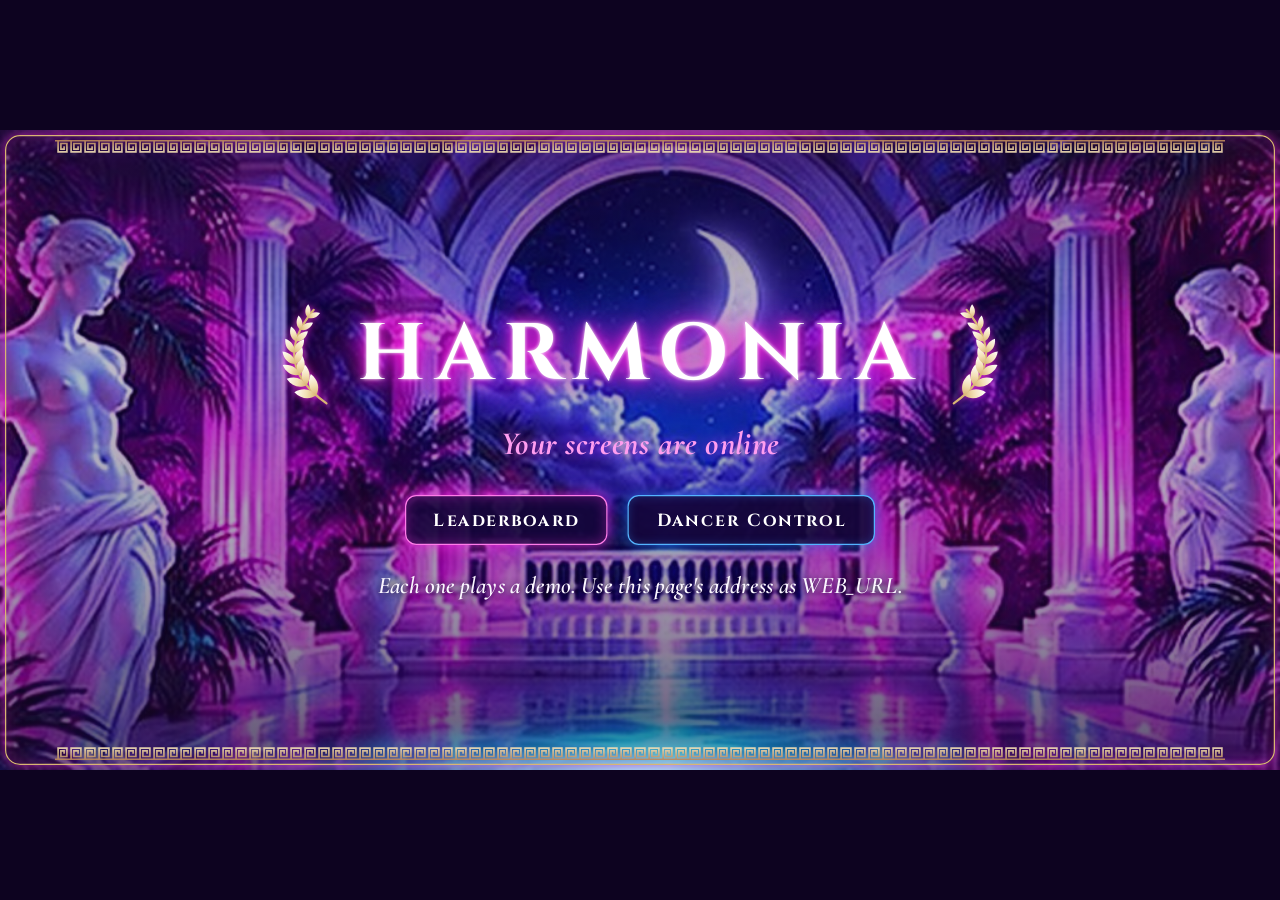
<file: index.html>
<!doctype html>
<!-- © 2026 Harmonia. All rights reserved. -->
<html lang="en">
<head>
<meta charset="utf-8">
<meta name="viewport" content="width=device-width, initial-scale=1">
<title>Harmonia</title>
<!-- Landing page for the plain web address, so it doesn't show a 404. Links to each screen's demo. -->
<link rel="stylesheet" href="theme.css">
<style>
  .menu { position: absolute; inset: 0; z-index: 2; display: flex; flex-direction: column; align-items: center; justify-content: center; gap: 12px; }
  .crest { font-size: 64px; }
  #club { font-size: 64px; display: inline-block; letter-spacing: 8px; }
  .subtitle { font-size: 26px; }
  .links { display: flex; gap: 16px; margin-top: 14px; }
  .note { margin-top: 8px; font-size: 19px; font-style: italic; color: var(--ink); text-shadow: 0 1px 6px var(--plum); }
</style>
</head>
<body>
<div class="stage" id="stage">
  <div class="menu">
    <div class="crest"><span id="ll"></span><div class="title" id="club"></div><span id="lr"></span></div>
    <div class="subtitle">Your screens are online</div>
    <div class="links"><a class="cta" href="board.html">Leaderboard</a><a class="hud-btn" href="dancer.html">Dancer Control</a></div>
    <div class="note">Each one plays a demo. Use this page's address as WEB_URL.</div>
  </div>
</div>
<script src="club.js"></script>
<script>
  fit($('stage'));
  scenery($('stage'));
  $('ll').innerHTML = LAUREL(false);
  $('lr').innerHTML = LAUREL(true);
  fitText($('club'), CLUB_DEFAULT, 700, 64);
</script>
</body>
</html>
</file>
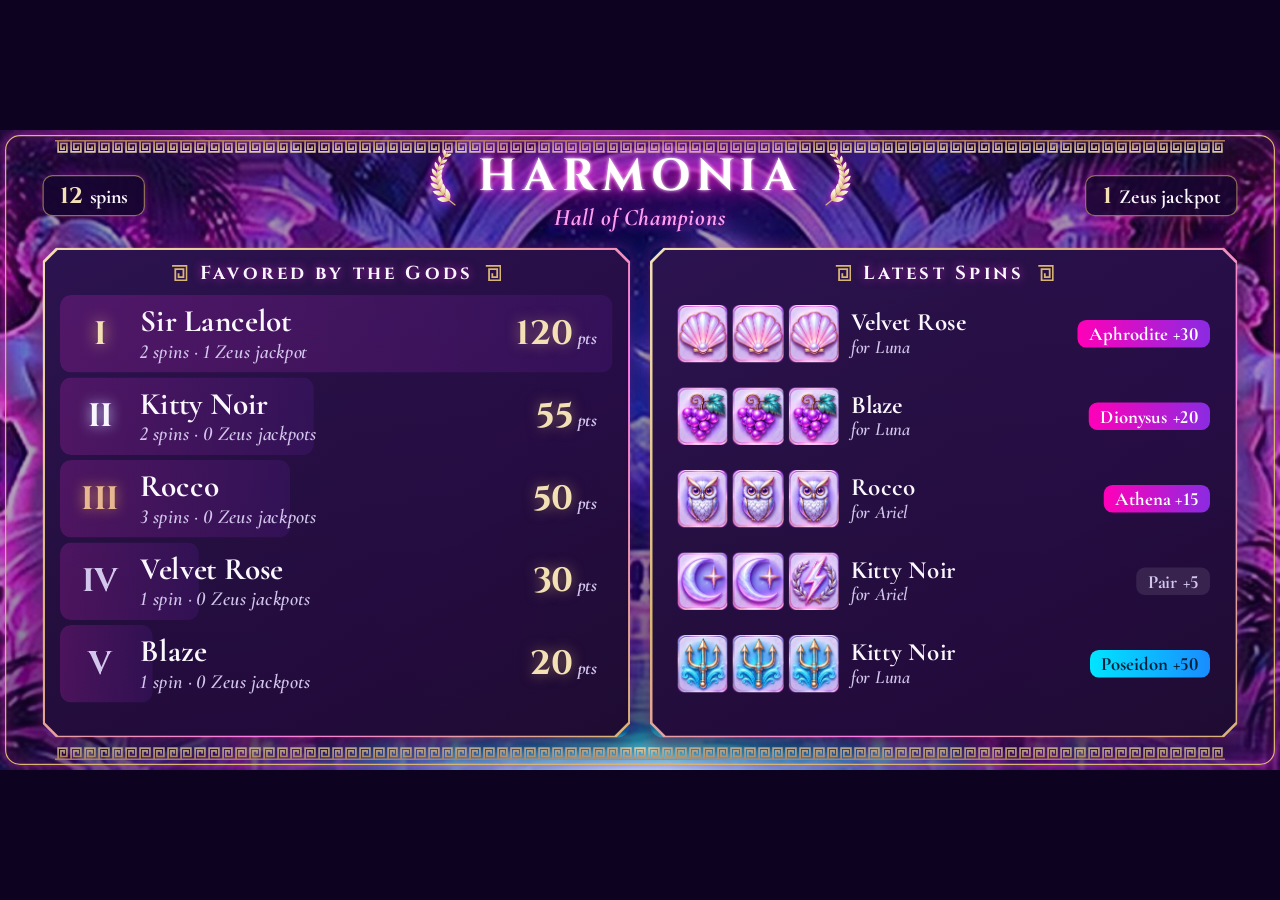
<file: board.html>
<!doctype html>
<!-- © 2026 Harmonia. All rights reserved. -->
<html lang="en">
<head>
<meta charset="utf-8">
<meta name="viewport" content="width=device-width, initial-scale=1">
<title>Leaderboard</title>
<!-- In-world leaderboard. The board script drives it through the address after "#":
     t=club name, tot=spins.jackpots, n=sequence,
     top=name.points.spins.jackpots,... (best first)
     last=name.reels.outcome.points.dancer,... (newest first; reels like "555")
     goals=dancer.raised.goal.promise,... (tip goals), hit=dancer.goal.promise (Harmonia Unlocked show)
     Names are URL-escaped, so "." and "," inside them never clash. With no "#", it plays a demo.
     Look and symbols come from theme.css and club.js. -->
<!-- ?r=<stamp> goes on the shared files too, so a Refresh gets their newest copies -->
<script>document.write(`<link rel="stylesheet" href="theme.css${location.search}">`);</script>
<style>
  header { position: absolute; left: 34px; right: 34px; top: 16px; height: 72px; z-index: 2; display: flex; align-items: center; justify-content: space-between; }
  #crest { position: absolute; left: 50%; top: 0; width: 460px; margin-left: -230px; text-align: center; }
  #club { font-size: 36px; display: inline-block; line-height: 1.1; }
  #crest .crest { font-size: 36px; height: 44px; }
  #crest .subtitle { font-size: 19px; line-height: 1.05; }

  .panel { position: absolute; top: 94px; bottom: 26px; width: 470px; z-index: 2; padding: 10px 14px; }
  #left { left: 34px; }
  #right { right: 34px; }
  .panel .heading { margin-bottom: 7px; }

  .row { position: relative; height: 62px; margin-bottom: 4px; border-radius: 9px; display: flex; align-items: center; gap: 12px; padding: 0 12px; overflow: hidden; }
  .row .bar { position: absolute; left: 0; top: 0; bottom: 0; border-radius: 9px; background: linear-gradient(90deg, #ff2ee62e, #8a2be21f); transition: width .8s cubic-bezier(.2, .8, .2, 1); }
  .row > *:not(.bar) { position: relative; }
  .rank { width: 40px; text-align: center; font-family: var(--title-font); font-weight: 700; font-size: 26px; color: var(--dim); }
  .rank.r1 { color: var(--gold-light); text-shadow: 0 0 12px var(--gold); }
  .rank.r2 { color: var(--marble); text-shadow: 0 0 10px #c9d4ff; }
  .rank.r3 { color: #e9b78f; text-shadow: 0 0 10px #c98a5a; }
  .who { flex: 1; min-width: 0; }
  .name { font-weight: 700; font-size: 25px; line-height: 1.1; white-space: nowrap; overflow: hidden; text-overflow: ellipsis; }
  .meta { font-size: 16px; line-height: 1.15; color: var(--dim); font-style: italic; }
  .score { font-family: var(--title-font); font-weight: 700; font-size: 27px; color: var(--gold-light); text-shadow: 0 0 10px #d9b57388; }
  .score small { font-family: var(--body-font); font-style: italic; font-size: 15px; color: var(--dim); margin-left: 3px; text-shadow: none; }
  .row.hot { animation: hot 1.2s 2; }
  @keyframes hot { 50% { background: #ff2ee644; box-shadow: 0 0 20px #ff2ee688; } }

  .spin { height: 62px; margin-bottom: 4px; display: flex; align-items: center; gap: 10px; padding: 0 8px; border-radius: 9px; }
  .spin.new { animation: slide .6s cubic-bezier(.2, 1.3, .4, 1); background: #ffffff10; }
  @keyframes slide { from { transform: translateY(-40px); opacity: 0; } }
  .mini { display: flex; gap: 4px; }
  .mini div { height: 46px; font-size: 46px; overflow: hidden; }
  .mini.rolling div .god { animation: roll .12s linear infinite; filter: blur(1.5px); }
  @keyframes roll { from { transform: translateY(-30px); } to { transform: translateY(30px); } }
  .spin .who .name { font-size: 20px; }
  .spin .meta { font-size: 15px; }
  .tag { font-weight: 700; font-size: 15px; padding: 2px 9px; border-radius: 7px; background: #ffffff18; color: var(--dim); white-space: nowrap; }
  .tag.w { background: linear-gradient(90deg, var(--hot-magenta), var(--neon-violet)); color: #fff; }
  .tag.p { background: linear-gradient(90deg, var(--neon-cyan), #1a8cff); color: #04203a; }
  .tag.j { background: linear-gradient(90deg, var(--gold-light), var(--gold)); color: var(--plum); box-shadow: 0 0 12px var(--gold); }
  .empty { color: var(--dim); font-style: italic; font-size: 20px; padding: 30px 10px; text-align: center; }
  .godtext { background: #1b073899; }

  /* shows any page error on the board, since Second Life has no console to read it in */
  #err { position: absolute; left: 40px; right: 40px; bottom: 2px; z-index: 20; font-size: 13px; font-weight: 700; color: #ffb3b3; text-align: center; white-space: nowrap; overflow: hidden; }

  /* tip goals take turns with the latest spins */
  .goal { height: 64px; margin-bottom: 4px; padding: 5px 10px; border-radius: 9px; background: #ffffff0c; }
  .gline { display: flex; justify-content: space-between; align-items: baseline; gap: 10px; }
  .gline .name { font-size: 20px; }
  .amt { font-weight: 700; font-size: 16px; color: var(--gold-light); white-space: nowrap; }
  .gbar { height: 9px; margin: 4px 0 3px; border-radius: 5px; background: #ffffff18; overflow: hidden; }
  .gbar i { display: block; height: 100%; border-radius: 5px; background: linear-gradient(90deg, var(--neon-pink), var(--gold-light)); box-shadow: 0 0 10px var(--neon-pink); transition: width .8s; }
  .gprom { font-size: 15px; font-style: italic; color: var(--dim); white-space: nowrap; overflow: hidden; text-overflow: ellipsis; }

  /* Harmonia Unlocked: a dancer reached her tip goal */
  #ushow { position: absolute; inset: 0; z-index: 3; display: none;
           background: radial-gradient(60% 60% at 50% 50%, #d9b57340, transparent 70%), linear-gradient(180deg, #1b0738f0, #1b0738c7 45%, #1b0738f0), url("harmonia-hall.jpg") center / cover; }
  #ushow.on { display: block; animation: fadein .4s; }
  #ushow.out { animation: fadeout .5s forwards; }
  #ugods { position: absolute; left: 0; right: 0; top: 60px; display: flex; justify-content: center; gap: 22px; font-size: 126px; }
  #ugods span { animation: rise .7s cubic-bezier(.2, 1.6, .4, 1) both, hover 2s ease-in-out infinite alternate; }
  @keyframes rise { from { transform: translateY(70px) scale(.3); opacity: 0; } }
  @keyframes hover { to { translate: 0 -8px; } }
  #upromise { position: absolute; left: 60px; right: 60px; top: 396px; text-align: center; font-style: italic; font-weight: 700; font-size: 34px;
              color: var(--gold-light); text-shadow: 0 0 12px #d9b573aa; white-space: nowrap; overflow: hidden; text-overflow: ellipsis; }

  /* the big reel show played for each tipped spin, over the rankings */
  #show, #gshow { position: absolute; inset: 0; z-index: 3; display: none;
          background: radial-gradient(55% 50% at 50% 55%, #ff2ee633, transparent 70%), linear-gradient(180deg, #1b0738f0, #1b0738c7 45%, #1b0738f0), url("harmonia-hall.jpg") center / cover; }
  #show.on, #gshow.on { display: block; animation: fadein .4s; }
  #show.out, #gshow.out { animation: fadeout .5s forwards; }
  #gwho { position: absolute; left: 0; right: 0; top: 30px; text-align: center; }
  #gwho .title { font-size: 34px; display: inline-block; }
  #gwho .subtitle { font-size: 20px; }
  #gtiles { position: absolute; left: 40px; right: 40px; top: 104px; bottom: 34px; display: flex; flex-wrap: wrap;
            justify-content: center; align-content: center; gap: 12px 22px; }
  .gtile { width: 210px; text-align: center; }
  .gname { font-family: var(--title-font); font-weight: 700; font-size: 16px; letter-spacing: 1px; color: #fff;
           text-shadow: 0 0 10px var(--neon-pink); white-space: nowrap; overflow: hidden; text-overflow: ellipsis; }
  .greels { display: flex; gap: 8px; justify-content: center; margin: 5px 0 6px; }
  .gtile .win-box { width: 50px; height: 120px; border-radius: 8px;
                    box-shadow: 0 0 0 2px var(--marble), 0 0 0 3.5px var(--gold), 0 0 14px 3px #ff2ee655, inset 0 0 14px #5a3a9a66; }
  .gtile .win-box.win { box-shadow: 0 0 0 2px #fff, 0 0 0 3.5px var(--wc), 0 0 26px 8px var(--wc); }
  .gtile .win-box::before, .gtile .win-box::after { height: 30px; }
  .gtile .cell { height: 40px; font-size: 38px; }
  .gtag { display: inline-block; }
  .gtag:empty { visibility: hidden; }
  .gtag.pop { animation: pop .5s cubic-bezier(.2, 1.6, .4, 1); }
  @keyframes fadein { from { opacity: 0; } }
  @keyframes fadeout { to { opacity: 0; } }
  #who { position: absolute; left: 0; right: 0; top: 22px; text-align: center; }
  #who .title { font-size: 38px; display: inline-block; }
  #who .subtitle { font-size: 22px; }
  #reels { position: absolute; left: 0; right: 0; top: 108px; display: flex; justify-content: center; gap: 24px; }
  .win-box { --wc: #00e5ff; position: relative; width: 112px; height: 285px; border-radius: 12px; overflow: hidden; background: linear-gradient(180deg, #240b4c, #17052f);
             box-shadow: 0 0 0 3px var(--marble), 0 0 0 5.5px var(--gold), 0 0 22px 6px #ff2ee666, 0 10px 30px #000c, inset 0 0 24px #5a3a9a66; }
  .win-box::before, .win-box::after { content: ""; position: absolute; left: 0; right: 0; height: 74px; z-index: 2; pointer-events: none; }
  .win-box::before { top: 0; background: linear-gradient(#1b0738d9, transparent); }
  .win-box::after { bottom: 0; background: linear-gradient(transparent, #1b0738d9); }
  .win-box.win { box-shadow: 0 0 0 3px #fff, 0 0 0 5.5px var(--wc), 0 0 50px 14px var(--wc), inset 0 0 24px #5a3a9a44; animation: pulse .5s infinite alternate; }
  @keyframes pulse { to { transform: scale(1.03); } }
  .win-box.thud { animation: thud .22s; }
  @keyframes thud { 40% { transform: translateY(6px); } }
  .strip { position: absolute; left: 0; right: 0; top: 0; will-change: transform; }
  .strip.fast { filter: blur(2.4px); }
  .cell { height: 95px; display: flex; align-items: center; justify-content: center; font-size: 91px; }
  .payline { position: absolute; left: 270px; right: 270px; top: 248px; height: 4px; border-radius: 2px; z-index: 3;
             background: linear-gradient(90deg, transparent, var(--neon-pink), var(--gold-light), var(--neon-pink), transparent); opacity: .7; box-shadow: 0 0 10px var(--neon-pink); }
  #sbanner { position: absolute; left: 60px; right: 60px; top: 404px; height: 56px; display: flex; align-items: center; justify-content: center; gap: 16px; }
  #slabel { font-family: var(--title-font); font-weight: 700; font-size: 27px; letter-spacing: 1px; color: var(--gold-light);
            text-shadow: 0 0 10px #d9b573aa, 0 0 26px #ff2ee666; white-space: nowrap; overflow: hidden; text-overflow: ellipsis; max-width: 740px; }
  #slabel.pop, #spts { animation: pop .5s cubic-bezier(.2, 1.6, .4, 1); }
  @keyframes pop { from { transform: scale(.3); opacity: 0; } }
  #spts { font-weight: 700; font-size: 24px; padding: 3px 14px; border-radius: 9px; color: #fff;
          background: linear-gradient(90deg, var(--hot-magenta), var(--neon-violet)); box-shadow: 0 0 18px #ff2ee6aa; display: none; }
</style>
</head>
<body>
<div class="stage" id="stage">
  <header><div class="plaque" id="spins"></div><div id="crest"><div class="crest"><span id="ll"></span><div class="title" id="club"></div><span id="lr"></span></div><div class="subtitle">Hall of Champions</div></div><div class="plaque" id="jackpots"></div></header>
  <div class="temple panel" id="left"><h2 class="heading">Favored by the Gods</h2><div id="top"></div></div>
  <div class="temple panel" id="right"><h2 class="heading" id="rtitle">Latest Spins</h2><div id="last"></div><div id="goals" style="display:none"></div></div>
  <div id="show">
    <div id="who"></div>
    <div id="reels">
      <div class="win-box"><div class="strip"></div></div>
      <div class="win-box"><div class="strip"></div></div>
      <div class="win-box"><div class="strip"></div></div>
    </div>
    <div class="payline"></div>
    <div id="sbanner"><div id="slabel"></div><div id="spts"></div></div>
  </div>
  <div id="gshow"><div id="gwho"></div><div id="gtiles"></div></div>
  <div id="ushow"><div id="ugods"></div><div id="upromise"></div></div>
  <div class="tide" id="tide"></div>
  <div class="godtext" id="godtext"></div>
  <canvas class="fx" id="fx" width="1024" height="512"></canvas>
  <div id="err"></div>
</div>
<script>window.onerror = m => { document.getElementById('err').textContent = 'Screen error: ' + m; };</script>
<script>document.write(`<script src="club.js${location.search}"><\/script>`);</script>
<script>
const stage = $('stage');
const fx = Fx($('fx'));
const NUMERALS = ['I', 'II', 'III', 'IV', 'V'];
let lastN = null, demoTimer = null;

fit(stage);
scenery(stage, [495, 110]);
$('ll').innerHTML = LAUREL(false);
$('lr').innerHTML = LAUREL(true);

function render(d, animate, fresh) {
  fitText($('club'), d.title || CLUB_DEFAULT, 340, 36);
  $('spins').innerHTML = `<b>${d.spins}</b> spin${d.spins == 1 ? '' : 's'}`;
  $('jackpots').innerHTML = `<b>${d.jackpots}</b> Zeus jackpot${d.jackpots == 1 ? '' : 's'}`;

  const best = Math.max(1, ...d.top.map(p => p.pts));
  const hotName = animate && d.last[0] ? d.last[0].name : null;
  $('top').innerHTML = d.top.length ? d.top.map((p, i) => `
    <div class="row${p.name === hotName ? ' hot' : ''}">
      <div class="bar" style="width:${Math.max(6, p.pts / best * 100)}%"></div>
      <div class="rank r${i + 1}">${NUMERALS[i]}</div>
      <div class="who"><div class="name">${esc(p.name)}</div>
        <div class="meta">${p.spins} spin${p.spins == 1 ? '' : 's'} · ${p.jp} Zeus jackpot${p.jp == 1 ? '' : 's'}</div></div>
      <div class="score">${p.pts}<small>pts</small></div>
    </div>`).join('') : '<div class="empty">No spins yet tonight.<br>Tip a dancer\'s jar to spin the reels of the gods!</div>';

  $('last').innerHTML = d.last.length ? d.last.map((s, i) => {
    const cls = s.outcome === 'JACKPOT' ? 'j' : s.outcome === 'POSEIDON' ? 'p' : (s.outcome === 'MISS' || s.outcome === 'PAIR') ? '' : 'w';
    return `<div class="spin${animate && i === 0 ? ' new' : ''}">
      <div class="mini${animate && i === 0 ? ' rolling' : ''}">${s.reels.map(r => `<div>${sym(r)}</div>`).join('')}</div>
      <div class="who"><div class="name">${esc(s.name)}</div><div class="meta">for ${esc(s.dancer)}</div></div>
      <div class="tag ${cls}">${OUTCOMES[s.outcome] || esc(s.outcome)}${s.pts > 0 ? ' +' + s.pts : ''}</div>
    </div>`;
  }).join('') : '<div class="empty">Spins show up here as they happen.</div>';

  // Tip goals
  $('goals').innerHTML = d.goals.map(g => `<div class="goal">
      <div class="gline"><span class="name">${esc(g.dancer)}</span><span class="amt">L$${g.raised} / L$${g.goal}</span></div>
      <div class="gbar"><i style="width:${Math.min(100, g.raised / g.goal * 100)}%"></i></div>
      <div class="gprom">${esc(g.text) || '&nbsp;'}</div>
    </div>`).join('');
  haveGoals = d.goals.length > 0;
  showRight();

  if (animate && d.last[0]) {
    setTimeout(() => document.querySelectorAll('.mini.rolling').forEach(m => m.classList.remove('rolling')), 1300);
    let spins = fresh >= 0 ? fresh : 1;
    if (d.hit) spins--;   // the update that carries Harmonia Unlocked isn't a spin
    if (d.group.length) { const g = d.group, payer = d.payer; queueShow(() => playGroupShow(g, payer)); }
    else {
      // Several spins can land between two updates: show each of them, oldest first
      for (let k = Math.min(spins, d.last.length) - 1; k >= 0; k--) {
        const s = d.last[k], label = k === 0 ? d.label : '';
        queueShow(() => playShow(s, label));
      }
    }
  }
  if (animate && d.hit) { const hit = d.hit; queueShow(() => playUnlock(hit)); }
}

// The right panel takes turns between the latest spins and the tip goals
let haveGoals = false, onGoals = false;
function showRight() {
  const g = onGoals && haveGoals;
  $('rtitle').textContent = g ? 'Tip Goals' : 'Latest Spins';
  $('goals').style.display = g ? 'block' : 'none';
  $('last').style.display = g ? 'none' : 'block';
}
setInterval(() => { onGoals = !onGoals; showRight(); }, 8000);

// Shows wait their turn instead of cutting each other off
const showQueue = [];
let showing = false;
function queueShow(fn) {
  if (showQueue.length >= 8) showQueue.shift();
  showQueue.push(fn);
  if (!showing) nextShow();
}
let showWatch;
function nextShow() {
  clearTimeout(showWatch);
  const fn = showQueue.shift();
  showing = !!fn;
  if (!fn) return;
  // A show that fails, or never finishes, must not block the ones after it
  showWatch = setTimeout(nextShow, 20000);
  try { fn(); } catch (e) { $('err').textContent = 'Screen error: ' + e.message; nextShow(); }
}

// ---- the big reel shows: one tipper's spin, or "spin everyone" with every dancer at once (with sound)
const show = $('show'), gshow = $('gshow'), ushow = $('ushow');
const boxes = [...show.querySelectorAll('.win-box')];
const strips = [...show.querySelectorAll('.strip')];
const rand = () => Math.random() * GODS.length | 0;
GODS.forEach((g, i) => { new Image().src = godPic(i); });   // ready before the first spin
const cell = i => `<div class="cell">${sym(i)}</div>`;
const around = i => [(i + 5) % 6, i, (i + 1) % 6];
const RANK = ['JACKPOT', 'POSEIDON', 'APHRODITE', 'DIONYSUS', 'ATHENA', 'ARTEMIS', 'PAIR'];
let showToken = 0, showTimer;

function setStatic(st, s) {
  st.dataset.cur = s; st.style.transition = 'none'; st.style.transform = 'translateY(0)';
  st.innerHTML = around(s).map(cell).join('');
}
strips.forEach(st => setStatic(st, rand()));
function thud(box) { box.classList.remove('thud'); void box.offsetWidth; box.classList.add('thud'); }

// Spins each strip to its final symbol; durFor(i) gives each strip's spin time, thudAt(i) whether its
// landing makes a sound; done() runs after the last one lands
function spinSet(sts, bxs, finals, cellH, durFor, thudAt, my, done) {
  let left = finals.length;
  Sound.whoosh();
  const ticker = setInterval(() => Sound.tick(), 70);
  finals.forEach((f, i) => {
    const st = sts[i], dur = durFor(i), from = +st.dataset.cur || 0, mid = [];
    for (let k = 0; k < 16 + (i % 3) * 5; k++) mid.push(rand());
    const seq = [(from + 5) % 6, from, ...mid, ...around(f)];
    st.style.transition = 'none'; st.style.transform = 'translateY(0)';
    st.innerHTML = seq.map(cell).join(''); void st.offsetWidth;
    st.classList.add('fast');
    st.style.transition = `transform ${dur}s cubic-bezier(.15,.6,.22,1.06)`;
    st.style.transform = `translateY(${-(seq.length - 3) * cellH}px)`;
    setTimeout(() => st.classList.remove('fast'), dur * 700);
    setTimeout(() => {
      if (my !== showToken) { clearInterval(ticker); return; }
      setStatic(st, f); thud(bxs[i]);
      if (thudAt(i)) Sound.stop();
      if (--left === 0) { clearInterval(ticker); done(); }
    }, dur * 1000 + 30);
  });
}

function markWins(bxs, reels) {
  const triple = reels[0] === reels[1] && reels[1] === reels[2];
  bxs.forEach((b, i) => {
    b.style.setProperty('--wc', GODS[reels[i]].color);
    if (triple || reels.filter(y => y === reels[i]).length > 1) b.classList.add('win');
  });
  return triple;
}

// Fade the show out after a while (sooner when others are waiting), light up the tipper's row
// in the rankings, then play the next waiting show
function endShowLater(el, my, name) {
  showTimer = setTimeout(() => {
    el.classList.add('out');
    setTimeout(() => {
      if (my !== showToken) return;
      el.className = ''; stage.classList.remove('win');
      [...document.querySelectorAll('.row')].forEach(row => {
        if (row.querySelector('.name').textContent === name) { row.classList.remove('hot'); void row.offsetWidth; row.classList.add('hot'); }
      });
      nextShow();
    }, 500);
  }, showQueue.length ? 4000 : 6500);
}

function startShow() {
  const my = ++showToken;
  clearTimeout(showTimer);
  show.className = ''; gshow.className = ''; ushow.className = ''; stage.classList.remove('win');
  return my;
}

function playShow(s, label) {
  if (s.reels.length !== 3) return nextShow();
  const my = startShow();
  $('who').innerHTML = `<div class="title"></div><div class="subtitle">spins the reels for ${esc(s.dancer)}</div>`;
  fitText($('who').firstChild, s.name, 760, 38);
  $('slabel').className = ''; $('slabel').textContent = ''; $('spts').style.display = 'none';
  boxes.forEach(b => b.classList.remove('win'));
  show.className = 'on';
  spinSet(strips, boxes, s.reels, 95, i => 1.6 + i * .45, () => true, my, () => {
    if (markWins(boxes, s.reels)) stage.classList.add('win');
    $('slabel').textContent = label || OUTCOMES[s.outcome] || ''; $('slabel').className = 'pop';
    if (s.pts > 0) { $('spts').textContent = `+${s.pts} pts`; $('spts').style.display = 'block'; }
    celebrate(stage, fx, s.outcome, $('godtext'), $('tide'), `${s.name} for ${s.dancer}`, true);
    endShowLater(show, my, s.name);
  });
}

// A dancer reached her tip goal: every god appears, and everything goes off at once
function playUnlock(hit) {
  const my = startShow();
  $('ugods').innerHTML = [5, 4, 3, 2, 0, 1].map((g, i) => `<span style="animation-delay:${i * .12}s, ${i * .2}s">${sym(g)}</span>`).join('');
  $('upromise').textContent = hit.text;
  ushow.className = 'on';
  stage.classList.add('win');
  celebrate(stage, fx, 'UNLOCK', $('godtext'), $('tide'), `${hit.dancer} reached her L$${hit.goal} goal!`, true);
  showTimer = setTimeout(() => {
    ushow.classList.add('out');
    setTimeout(() => { if (my !== showToken) return; ushow.className = ''; stage.classList.remove('win'); nextShow(); }, 500);
  }, 9000);
}

// "Spin everyone": a tile per dancer, all spinning together; the best result gets the big effect
function playGroupShow(group, payer) {
  if (!group.length) return nextShow();
  const my = startShow();
  $('gwho').innerHTML = `<div class="title"></div><div class="subtitle">spins the reels for every dancer!</div>`;
  fitText($('gwho').firstChild, payer, 760, 38);
  $('gtiles').innerHTML = group.map(g => `<div class="gtile"><div class="gname">${esc(g.dancer)}</div>
    <div class="greels">${[0, 1, 2].map(() => '<div class="win-box"><div class="strip"></div></div>').join('')}</div>
    <div class="gtag"></div></div>`).join('');
  const tiles = [...gshow.querySelectorAll('.gtile')];
  const sts = [...gshow.querySelectorAll('.strip')], bxs = [...gshow.querySelectorAll('.win-box')];
  sts.forEach(st => setStatic(st, rand()));
  gshow.className = 'on';
  const finals = [].concat(...group.map(g => g.reels));
  spinSet(sts, bxs, finals, 40, i => 1.4 + (i / 3 | 0) * .3 + (i % 3) * .3, i => i % 3 === 2, my, () => {
    let best = group[0];
    group.forEach((g, t) => {
      markWins(bxs.slice(t * 3, t * 3 + 3), g.reels);
      const tag = tiles[t].querySelector('.gtag');
      tag.textContent = `${OUTCOMES[g.outcome] || g.outcome}${g.pts > 0 ? ' +' + g.pts : ''}`;
      tag.className = 'gtag tag pop ' + (g.outcome === 'JACKPOT' ? 'j' : g.outcome === 'POSEIDON' ? 'p' : g.outcome === 'PAIR' ? '' : 'w');
      if (RANK.indexOf(g.outcome) < RANK.indexOf(best.outcome)) best = g;
    });
    stage.classList.add('win');
    celebrate(stage, fx, best.outcome, $('godtext'), $('tide'), `${payer} for ${best.dancer}`, true);
    endShowLater(gshow, my, payer);
  });
}

function parse(h) {
  const list = s => (s || '').split(',').filter(Boolean).map(e => e.split('.'));
  const tot = (h.tot || '0.0').split('.');
  return {
    title: dec(h.t), spins: +tot[0] || 0, jackpots: +tot[1] || 0, label: dec(h.lab), payer: dec(h.gp),
    group: list(h.grp).map(f => ({ dancer: dec(f[0]), reels: (f[1] || '').split('').map(Number), outcome: f[2] || '', pts: +f[3] || 0 })).filter(g => g.reels.length === 3),
    goals: list(h.goals).map(f => ({ dancer: dec(f[0]), raised: +f[1] || 0, goal: +f[2] || 1, text: dec(f[3]) })),
    hit: h.hit ? (f => ({ dancer: dec(f[0]), goal: f[1], text: dec(f[2]) }))(h.hit.split('.')) : null,
    top: list(h.top).map(f => ({ name: dec(f[0]), pts: +f[1] || 0, spins: +f[2] || 0, jp: +f[3] || 0 })),
    last: list(h.last).map(f => ({ name: dec(f[0]), reels: (f[1] || '').split('').map(Number), outcome: f[2] || '', pts: +f[3] || 0, dancer: dec(f[4]) }))
  };
}
function apply() {
  const h = readHash();
  if (!('n' in h)) return startDemo();
  clearInterval(demoTimer); demoTimer = null;
  // If the viewer reloads the page on an update, remember the last spin so its show still plays
  if (lastN === null) { try { lastN = sessionStorage.getItem('n'); } catch (e) {} }
  try { sessionStorage.setItem('n', h.n); } catch (e) {}
  if (h.n === lastN) { render(parse(h), false); return; }   // only the tip goals changed
  const animate = lastN !== null;
  // how many spins happened since the last update (the board script batches updates)
  const fresh = animate ? Math.max(1, Math.min(5, (+h.n) - (+lastN))) : 0;
  lastN = h.n;
  render(parse(h), animate, fresh);
}
addEventListener('hashchange', apply);

// ---- demo for previewing in a browser
function startDemo() {
  if (demoTimer) return;
  const names = ['Velvet Rose', 'DJ Maverick', 'Sir Lancelot', 'Kitty Noir', 'Blaze', 'Moonchild', 'Rocco'];
  const dancers = ['Ariel', 'Luna', 'Jade'];
  const outs = [['JACKPOT', 100, 5, 'ZEUS! Full power for 30s'], ['POSEIDON', 50, 4, "Poseidon's tide for 20s"],
                ['APHRODITE', 30, 3, "Aphrodite's fireworks for 20s"], ['DIONYSUS', 20, 2, 'Wild Dionysus for 15s'],
                ['ATHENA', 15, 0, "Athena's blessing for 12s"], ['ARTEMIS', 10, 1, 'Moonlight pulses for 10s'],
                ['PAIR', 5, -1, 'A gift from the gods (8s)'], ['PAIR', 5, -1, 'A gift from the gods (8s)']];
  const stats = {}, d = { title: '', spins: 0, jackpots: 0, top: [], last: [], group: [], hit: null,
    goals: [{ dancer: 'Luna', raised: 620, goal: 1000, text: 'Lap dance raffle!' }, { dancer: 'Jade', raised: 1900, goal: 2500, text: 'Costume change' }, { dancer: 'Ariel', raised: 150, goal: 500, text: '' }] };
  let k = 0;
  const one = (name, dancer) => {
    const o = k % 9 === 4 ? outs[0] : k % 9 === 7 ? outs[1] : outs[2 + (Math.random() * (outs.length - 2) | 0)];
    k++;
    const a = Math.random() * 6 | 0, b = (a + 1 + (Math.random() * 5 | 0)) % 6;
    const reels = o[2] >= 0 ? [o[2], o[2], o[2]] : [a, a, b];
    const s = stats[name] || (stats[name] = { name, pts: 0, spins: 0, jp: 0 });
    s.pts += o[1]; s.spins++; if (o[0] === 'JACKPOT') { s.jp++; d.jackpots++; }
    d.spins++;
    d.last = [{ name, reels, outcome: o[0], pts: o[1], dancer }, ...d.last].slice(0, 5);
    d.label = o[3];
    return { dancer, reels, outcome: o[0], pts: o[1] };
  };
  // every third demo spin is a "spin everyone" across all the dancers
  let r = 0;
  const roll = (anim) => {
    const name = names[Math.random() * names.length | 0];
    d.group = [];
    d.hit = anim && r % 5 === 4 ? { dancer: 'Luna', goal: 1000, text: 'Lap dance raffle!' } : null;
    if (anim && r++ % 3 === 1) { d.payer = name; d.group = ['Ariel', 'Luna', 'Jade', 'Nyx', 'Calypso'].map(x => one(name, x)); }
    else one(name, dancers[Math.random() * dancers.length | 0]);
    d.top = Object.values(stats).sort((x, y) => y.pts - x.pts).slice(0, 5);
    render(d, anim);
  };
  for (let i = 0; i < 12; i++) roll(false);
  setTimeout(() => roll(true), 1500);
  demoTimer = setInterval(() => roll(true), 12000);
}

apply();
</script>
</body>
</html>
</file>
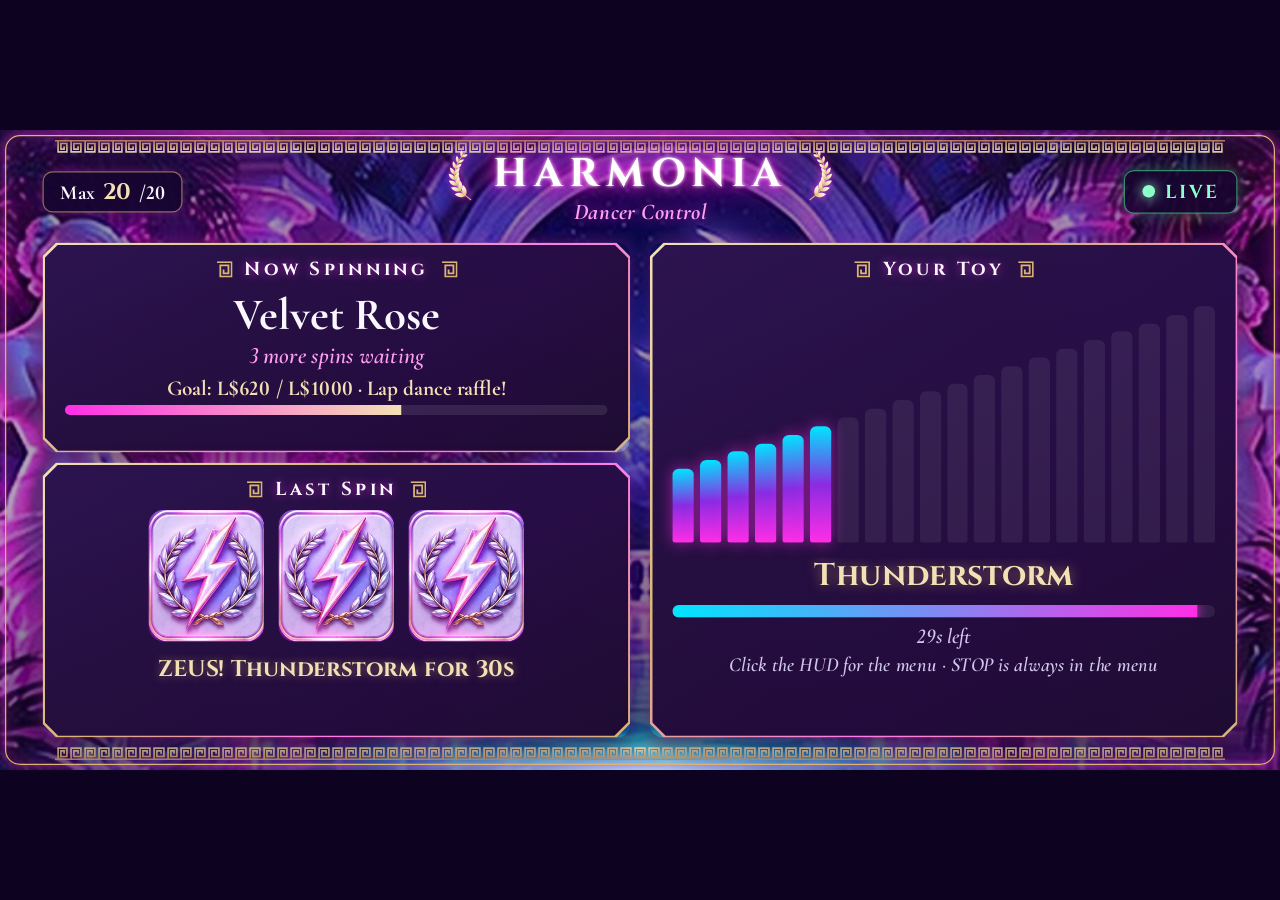
<file: dancer.html>
<!doctype html>
<!-- © 2026 Harmonia. All rights reserved. -->
<html lang="en">
<head>
<meta charset="utf-8">
<meta name="viewport" content="width=device-width, initial-scale=1">
<title>Control</title>
<!-- Dancer controller screen. The controller script drives it through the address after "#":
     s=live|paused, t=club name, pl=current tipper, q=spins waiting, gr/gg/gt=tip goal raised, goal, promise, mx=max level, n=sequence,
     r=last reels "a,b,c", o=outcome, l=label, lv=level or preset name, sec=reward seconds, at=reward start (unix).
     With no "#", it plays a demo. Look and symbols come from theme.css and club.js. -->
<!-- ?r=<stamp> goes on the shared files too, so a Refresh gets their newest copies -->
<script>document.write(`<link rel="stylesheet" href="theme.css${location.search}">`);</script>
<style>
  header { position: absolute; left: 34px; right: 34px; top: 16px; height: 66px; z-index: 2; display: flex; align-items: center; justify-content: space-between; }
  #crest { position: absolute; left: 50%; top: 0; width: 460px; margin-left: -230px; text-align: center; }
  #club { font-size: 32px; display: inline-block; line-height: 1.1; }
  #crest .crest { font-size: 32px; height: 40px; }
  #crest .subtitle { font-size: 18px; line-height: 1.05; }
  #status { gap: 8px; font-family: var(--title-font); font-weight: 700; font-size: 15px; letter-spacing: 2px; align-items: center; padding: 6px 14px; }
  #status.live { color: #8dffc9; border-color: #4dff9a88; box-shadow: 0 0 12px #4dff9a44; }
  #status.paused { color: #ff8fa6; border-color: #ff4d6d88; box-shadow: 0 0 12px #ff4d6d44; }
  #status i { width: 10px; height: 10px; border-radius: 50%; background: currentColor; box-shadow: 0 0 10px currentColor; animation: blink 1s infinite; }
  @keyframes blink { 50% { opacity: .3; } }

  .card { position: absolute; z-index: 2; padding: 11px 18px; }
  .card .heading { margin-bottom: 6px; }
  #player { left: 34px; top: 90px; width: 470px; height: 168px; text-align: center; }
  #pname { font-weight: 700; font-size: 36px; line-height: 1.1; white-space: nowrap; overflow: hidden; text-overflow: ellipsis; }
  #pname.none { color: var(--dim); font-style: italic; font-size: 28px; }
  #pturn { font-size: 19px; font-style: italic; color: var(--blush); }
  #pgoal { margin-top: 5px; font-weight: 700; font-size: 17px; color: var(--gold-light); white-space: nowrap; overflow: hidden; text-overflow: ellipsis; }
  #pbar { margin-top: 3px; height: 8px; border-radius: 4px; background: #ffffff18; overflow: hidden; display: none; }
  #pbar i { display: block; height: 100%; background: linear-gradient(90deg, var(--neon-pink), var(--gold-light)); transition: width .8s; }
  #last { left: 34px; top: 266px; width: 470px; height: 220px; text-align: center; }
  .mini { display: flex; justify-content: center; gap: 12px; margin: 6px 0 10px; }
  .mini div { width: 92px; height: 105px; font-size: 105px; }
  .mini div.blank { border-radius: 10px; box-shadow: 0 0 0 2px var(--gold); }
  #llabel { font-family: var(--title-font); font-weight: 700; font-size: 18px; color: var(--gold-light); white-space: nowrap; overflow: hidden; text-overflow: ellipsis; text-shadow: 0 0 8px #d9b57388; }

  #toy { left: 520px; right: 34px; top: 90px; height: 396px; text-align: center; }
  #meter { display: flex; gap: 5px; align-items: flex-end; height: 196px; margin: 12px 0 12px; }
  #meter div { flex: 1; border-radius: 5px 5px 2px 2px; background: #ffffff12; transition: background .3s, box-shadow .3s; }
  #meter div.on { background: linear-gradient(180deg, var(--neon-cyan), var(--neon-violet) 50%, var(--neon-pink)); box-shadow: 0 0 12px #ff2ee688; animation: throb .14s infinite alternate; }
  #meter div.capped { background: #ffffff05; outline: 1px dashed #ffffff22; }
  @keyframes throb { to { transform: translateY(-3px); } }
  #toynow { font-family: var(--title-font); font-weight: 700; font-size: 25px; line-height: 1.2; color: var(--gold-light); text-shadow: 0 0 10px #d9b57388; white-space: nowrap; overflow: hidden; text-overflow: ellipsis; }
  #toynow.idle { color: var(--dim); text-shadow: none; }
  #timebar { margin-top: 8px; height: 10px; border-radius: 5px; background: #ffffff14; overflow: hidden; }
  #timefill { height: 100%; width: 0; background: linear-gradient(90deg, var(--neon-cyan), var(--neon-pink)); box-shadow: 0 0 10px var(--neon-pink); }
  #timetxt { height: 22px; margin-top: 4px; font-size: 17px; font-style: italic; color: var(--dim); }
  footer { margin-top: 2px; font-size: 16px; font-style: italic; color: var(--dim); }
</style>
</head>
<body>
<div class="stage" id="stage">
  <header><div class="plaque" id="toymax"></div><div id="crest"><div class="crest"><span id="ll"></span><div class="title" id="club"></div><span id="lr"></span></div><div class="subtitle">Dancer Control</div></div><div class="plaque live" id="status"><i></i><span>LIVE</span></div></header>
  <div class="temple card" id="player"><h2 class="heading">Now Spinning</h2><div id="pname"></div><div id="pturn"></div><div id="pgoal"></div><div id="pbar"><i></i></div></div>
  <div class="temple card" id="last"><h2 class="heading">Last Spin</h2><div class="mini" id="lreels"></div><div id="llabel"></div></div>
  <div class="temple card" id="toy"><h2 class="heading">Your Toy</h2><div id="meter"></div>
    <div id="toynow"></div>
    <div id="timebar"><div id="timefill"></div></div><div id="timetxt"></div>
    <footer>Click the HUD for the menu · STOP is always in the menu</footer></div>
</div>
<script>document.write(`<script src="club.js${location.search}"><\/script>`);</script>
<script>
const PRESETS = { pulse: 'Pulse pattern', wave: 'Wave pattern', fireworks: 'Fireworks pattern', earthquake: 'Earthquake pattern' };
const stage = $('stage');
let st = null, demoTimer = null, presetAnim = 0;

fit(stage);
scenery(stage, [495, 100]);
$('ll').innerHTML = LAUREL(false);
$('lr').innerHTML = LAUREL(true);
for (let i = 0; i < 20; i++) $('meter').appendChild(document.createElement('div'));
const bars = [...$('meter').children];
bars.forEach((b, i) => b.style.height = (30 + i * 3.5) + '%');

function render() {
  if (!st) return;
  const live = st.s !== 'paused';
  fitText($('club'), st.t || CLUB_DEFAULT, 340, 32);
  $('status').className = 'plaque ' + (live ? 'live' : 'paused');
  $('status').querySelector('span').textContent = live ? 'LIVE' : 'PAUSED';
  $('pname').textContent = st.pl || 'No spins yet';
  $('pname').className = st.pl ? '' : 'none';
  $('lreels').innerHTML = st.r.length === 3 ? st.r.map(r => `<div>${sym(r)}</div>`).join('')
                                            : '<div class="marble blank"></div><div class="marble blank"></div><div class="marble blank"></div>';
  $('llabel').textContent = st.l || 'Waiting for the first spin';
  $('pgoal').textContent = st.gg > 0 ? `Goal: L$${st.gr} / L$${st.gg}${st.gt ? ' · ' + st.gt : ''}` : 'Menu → Tip Goal to set a goal';
  $('pbar').style.display = st.gg > 0 ? 'block' : 'none';
  $('pbar').firstChild.style.width = st.gg > 0 ? Math.min(100, st.gr / st.gg * 100) + '%' : '0';
  $('toymax').innerHTML = `Max <b>${st.mx}</b>/20`;
  bars.forEach((b, i) => b.classList.toggle('capped', i >= st.mx));
  tick();
}

// runs ten times a second: the toy meter follows the rhythm as it plays, and the time bar drains
function tick() {
  if (!st) return;
  const t = nowSec();
  $('pturn').textContent = st.q > 0 ? `${st.q} more spin${st.q == 1 ? '' : 's'} waiting` : 'Waiting for tips';

  const left = st.at + st.sec - t;
  const running = st.sec > 0 && left > 0 && st.s !== 'paused';
  const rhythm = RHYTHMS[st.lv];
  const preset = !rhythm && isNaN(+st.lv);
  let level = running && !preset && !rhythm ? Math.min(+st.lv, st.mx) : 0;
  if (running && rhythm) {
    // where the toy is in its looping pattern right now, scaled like the controller does
    const step = Math.floor((Date.now() / 1000 - st.at) * 1000 / rhythm.ms) % rhythm.steps.length;
    level = Math.floor(rhythm.steps[Math.max(0, step)] * st.mx / 20);
  }
  else if (running && preset) level = Math.round(st.mx / 2 + Math.sin(presetAnim++ / 10) * st.mx / 2);
  bars.forEach((b, i) => b.classList.toggle('on', i < level));
  $('toynow').className = running ? '' : 'idle';
  $('toynow').textContent = !running ? (st.s === 'paused' ? 'Stopped' : 'Idle')
    : rhythm ? rhythm.label : preset ? PRESETS[st.lv] || st.lv : `Level ${level}`;
  $('timefill').style.width = running ? (left / st.sec * 100) + '%' : '0';
  $('timetxt').textContent = running ? `${left}s left` : '';
}
setInterval(tick, 100);

function apply() {
  const h = readHash();
  if (!h.s) return startDemo();
  clearInterval(demoTimer); demoTimer = null;
  st = { s: h.s, t: dec(h.t), pl: dec(h.pl), q: +h.q || 0, gr: +h.gr || 0, gg: +h.gg || 0, gt: dec(h.gt), mx: +h.mx || 20, r: (h.r || '').split(',').filter(x => x !== '').map(Number),
         o: h.o || '', l: dec(h.l), lv: dec(h.lv), sec: +h.sec || 0, at: +h.at || 0 };
  render();
}
addEventListener('hashchange', apply);

function startDemo() {
  if (demoTimer) return;
  const spins = [[[5, 5, 5], 'ZEUS! Thunderstorm for 30s', 'thunder', 30], [[3, 3, 3], "Aphrodite's heartbeat for 20s", 'heart', 20],
                 [[4, 4, 4], "Poseidon's rolling tide for 20s", 'tide', 20], [[2, 2, 2], "Dionysus' party beat for 15s", 'party', 15],
                 [[1, 1, 1], "Artemis' volley of arrows for 10s", 'arrows', 10], [[0, 0, 0], "Athena's climb for 12s", 'climb', 12],
                 [[0, 3, 0], 'A teasing gift from the gods (8s)', 'tease', 8]];
  let k = 0;
  const go = () => { const s = spins[k++ % spins.length];
    st = { s: 'live', t: '', pl: 'Velvet Rose', q: 3, gr: 620, gg: 1000, gt: 'Lap dance raffle!', mx: 20, r: s[0], o: '', l: s[1], lv: s[2], sec: s[3], at: nowSec() }; render(); };
  go(); demoTimer = setInterval(go, 9000);
}
apply();
</script>
</body>
</html>
</file>
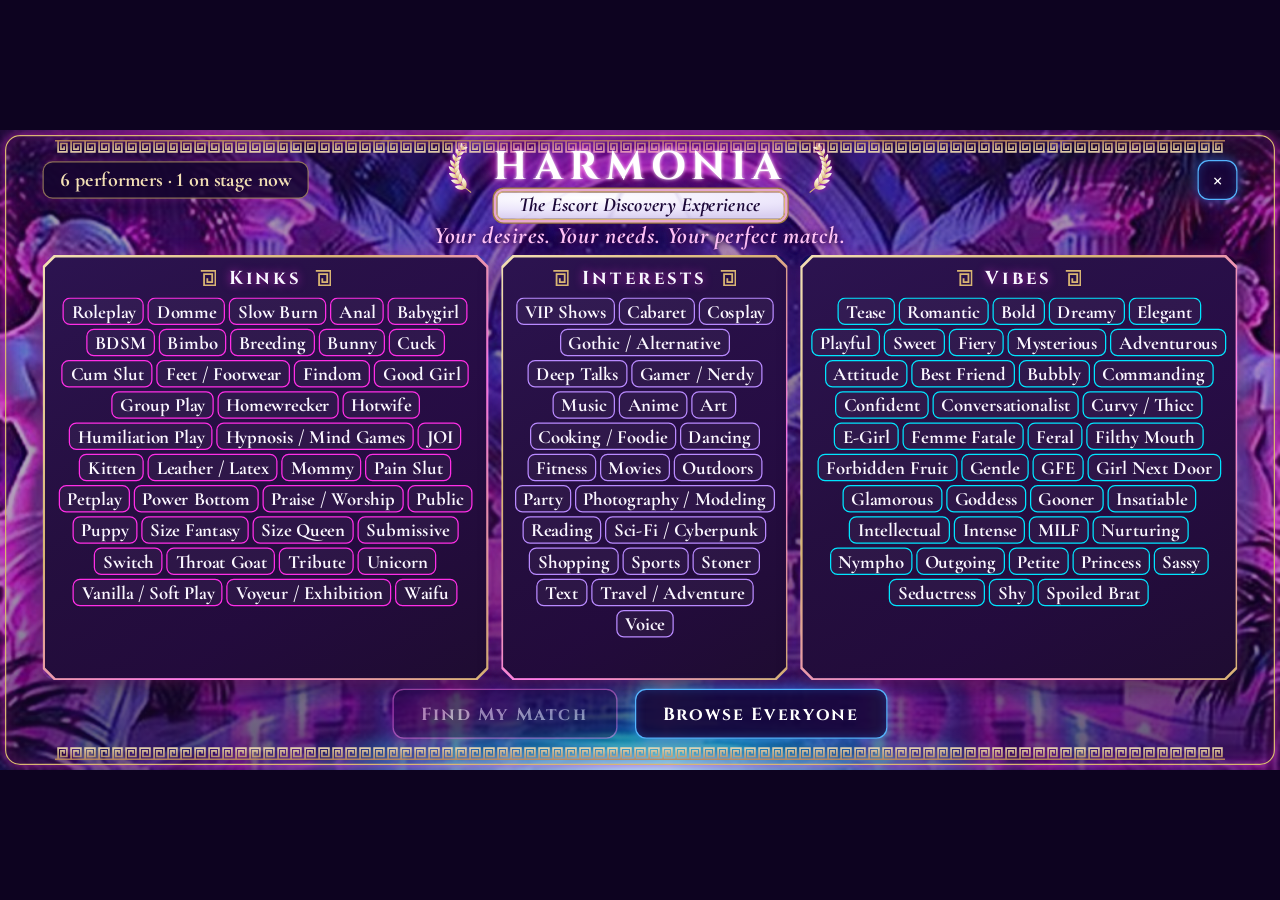
<file: finder.html>
<!doctype html>
<!-- © 2026 Harmonia. All rights reserved. -->
<html lang="en">
<head>
<meta charset="utf-8">
<meta name="viewport" content="width=device-width, initial-scale=1">
<title>Harmonia</title>
<!-- Performer finder screen. Everything about the performers comes from performers.txt.
     The finder HUD script drives it through the address after "#":
     u=the HUD's web address (Close, Request Booking, Profile, Website and Notecard clicks are sent there),
     st=one digit per performer in file order (2 performing now, 1 in the club, 0 away),
     ack=<click number>.<result> (0 done, 1 too soon, 2 no avatar key for that performer).
     With no "#", it runs as a demo. Look comes from theme.css and club.js. -->
<!-- ?r=<stamp> goes on the shared files too, so each open gets their newest copies -->
<script>document.write(`<link rel="stylesheet" href="theme.css${location.search}">`);</script>
<style>
  button { font-family: var(--body-font); font-weight: 700; color: var(--ink); cursor: pointer; }
  .hud-btn:disabled, .cta:disabled { opacity: .4; box-shadow: none; }

  /* crest: the club's name between laurels, with the HUD's name on marble */
  #head { position: absolute; left: 0; right: 0; top: 11px; z-index: 3; text-align: center; pointer-events: none; }
  #head .crest { font-size: 32px; height: 38px; }
  #club { font-size: 32px; display: inline-block; line-height: 1.1; }
  #subtitle { display: inline-block; padding: 0 18px; font-style: italic; font-weight: 700; font-size: 16px; line-height: 21px; }

  .small { height: 32px; padding: 0 12px; font-size: 13px; letter-spacing: 1px; }
  #back { position: absolute; left: 34px; top: 24px; z-index: 3; }
  #found, #count { position: absolute; top: 25px; z-index: 3; height: 30px; align-items: center; font-size: 16px; color: var(--gold-light); }
  #found { left: 214px; }
  #count { left: 34px; }
  #close { position: absolute; right: 34px; top: 24px; z-index: 3; width: 32px; padding: 0; font-size: 18px; }
  #pager { position: absolute; right: 76px; top: 24px; z-index: 3; display: flex; align-items: center; gap: 7px; font-size: 16px; color: var(--gold-light); }
  #pager button { width: 32px; padding: 0; font-size: 18px; }

  section { position: absolute; left: 0; top: 0; right: 0; bottom: 0; display: none; }
  section.show { display: block; }

  /* first screen: the tagline, then a panel each for kinks, interests and vibes */
  #tagline { position: absolute; left: 34px; right: 34px; top: 73px; margin: 0; text-align: center; font-size: 19px; line-height: 22px; color: #ffc4f6; text-shadow: 0 0 4px var(--plum), 0 1px 8px var(--plum), 0 0 12px var(--neon-pink); }
  #groups { position: absolute; left: 34px; right: 34px; top: 100px; height: 340px; display: flex; gap: 10px; }
  .group { flex: 1; min-width: 170px; padding: 8px 8px; display: flex; flex-direction: column; --cut: 9px; }
  .group .heading { margin-bottom: 5px; }
  .picks { display: flex; flex-wrap: wrap; align-content: flex-start; justify-content: center; gap: 3px; overflow-y: auto; flex: 1; scrollbar-width: thin; scrollbar-color: #d9b57377 transparent; }
  .pick { height: 22px; padding: 0 6px; border-radius: 6px; border: 1px solid var(--c); background: #ffffff0a; font-size: 15px; line-height: 18px; white-space: nowrap; transition: background .15s, box-shadow .15s; }
  .pick:hover { box-shadow: 0 0 10px var(--c); }
  .pick.on { border-color: var(--gold-light); background: linear-gradient(var(--gold-light), var(--gold)); color: var(--plum); box-shadow: 0 0 12px #d9b573aa; }
  #cta { position: absolute; left: 34px; right: 34px; top: 447px; height: 40px; display: flex; align-items: center; justify-content: center; gap: 14px; }

  /* results: cards on the left, the full photo in the middle, details on the right */
  #grid { position: absolute; left: 34px; top: 84px; width: 361px; height: 404px; display: grid; grid-template-rows: repeat(6, 64px); gap: 4px; }
  .card { position: relative; padding: 5px 7px 5px 5px; display: flex; gap: 8px; text-align: left; border-radius: 7px; border: 1px solid #d9b57366; background: linear-gradient(160deg, #240b4c, #17052f); box-shadow: 0 2px 8px #0008; overflow: hidden; transition: box-shadow .2s, border-color .2s; }
  .card:hover { border-color: var(--neon-cyan); }
  .card.on { border-color: #ff7be9; box-shadow: 0 0 12px #ff2ee6cc, inset 0 0 12px #ff2ee633; }
  .shot { flex: none; background: linear-gradient(var(--neon-violet), var(--plum)); overflow: hidden; display: flex; align-items: center; justify-content: center; font-family: var(--title-font); font-weight: 700; color: #fff; }
  .shot img { width: 100%; height: 100%; object-fit: cover; object-position: 50% 15%; display: block; }
  .thumb { width: 46px; height: 52px; border-radius: 4px; font-size: 24px; }
  .cinfo { flex: 1; min-width: 0; display: flex; flex-direction: column; justify-content: space-between; }
  .crow { display: flex; align-items: center; justify-content: space-between; gap: 8px; min-width: 0; }
  .nm { flex: 1; min-width: 0; font-weight: 700; font-size: 20px; line-height: 24px; color: var(--marble); white-space: nowrap; overflow: hidden; text-overflow: ellipsis; }
  .stat { display: flex; align-items: center; gap: 6px; font-weight: 700; font-size: 15px; white-space: nowrap; color: var(--dim); }
  .stat i { width: 8px; height: 8px; border-radius: 50%; background: currentColor; box-shadow: 0 0 6px currentColor; flex: none; }
  .stat.s2 { color: var(--neon-cyan); }
  .stat.s2 i { animation: blink 1.2s infinite; }
  .stat.s1 { color: var(--blush); }
  .stat.s0 i { box-shadow: none; opacity: .6; }
  @keyframes blink { 50% { opacity: .35; } }
  .chips { display: flex; flex-wrap: wrap; gap: 4px; }
  .card .chips { flex: 1; min-width: 0; max-height: 22px; overflow: hidden; }
  .tag { height: 22px; line-height: 19px; padding: 0 7px; border-radius: 6px; border: 1px solid #b98aff99; background: #ffffff0a; font-weight: 700; font-size: 15px; white-space: nowrap; }
  .tag.hit { border-color: var(--gold-light); background: linear-gradient(var(--gold-light), var(--gold)); color: var(--plum); }
  .pct { flex: none; font-weight: 700; font-size: 15px; font-style: italic; line-height: 22px; color: var(--gold-light); }

  .pane { position: absolute; left: 629px; top: 84px; width: 361px; height: 404px; padding: 14px 18px; display: flex; flex-direction: column; align-items: center; text-align: center; }
  .pane.lhs { left: 34px; }
  .pname { max-width: 100%; font-family: var(--title-font); font-weight: 700; font-size: 25px; letter-spacing: 1px; line-height: 32px; color: #fff; text-shadow: 0 0 10px var(--neon-pink); white-space: nowrap; overflow: hidden; text-overflow: ellipsis; }
  .pane .stat { margin: 2px 0 8px; font-size: 16px; }
  #dabout { margin: 0 0 10px; font-size: 16px; line-height: 20px; color: var(--ink); display: -webkit-box; -webkit-line-clamp: 5; -webkit-box-orient: vertical; overflow: hidden; }
  #dtags { flex: 1; min-height: 0; display: flex; flex-wrap: wrap; align-content: flex-start; justify-content: center; gap: 5px; margin-top: 8px; overflow: hidden; }
  #actions { width: 100%; min-height: 40px; display: flex; flex-wrap: wrap; gap: 8px; align-items: center; justify-content: center; }
  #actions .msg { width: 100%; font-weight: 700; font-style: italic; font-size: 16px; line-height: 20px; color: var(--gold-light); text-align: center; }
  #actions .cta[data-do=more] { width: 100%; }

  #photo { position: absolute; left: 407px; top: 84px; width: 210px; height: 404px; --cut: 12px; }
  #bigshot { position: absolute; inset: 2px; font-size: 90px; clip-path: polygon(11px 0, calc(100% - 11px) 0, 100% 11px, 100% calc(100% - 11px), calc(100% - 11px) 100%, 11px 100%, 0 calc(100% - 11px), 0 11px); }
  #bigshot img { object-position: 50% 0; animation: fadein .35s; }
  @keyframes fadein { from { opacity: 0; } }
  .nav { position: absolute; top: 50%; width: 28px; height: 40px; margin-top: -20px; padding: 0; border: 1px solid #54b4ff; border-radius: 6px; background: #16063ad9; font-size: 20px; box-shadow: 0 0 8px #2f8cff99; }
  #prev { left: 6px; }
  #next { right: 6px; }
  #dots { position: absolute; left: 0; right: 0; bottom: 10px; display: flex; gap: 7px; justify-content: center; }
  #dots i { width: 7px; height: 7px; border-radius: 50%; background: #ffffff66; }
  #dots i.on { background: #fff; box-shadow: 0 0 6px #fff; }

  /* Learn More covers the cards and details and leaves the big photo showing */
  #more { display: none; }
  #more.show { display: block; }
  #more .pane, #rates { z-index: 2; }
  #more .pane::after, #rates::after { background: linear-gradient(160deg, #240b4c, #17052f); }
  #mtext { flex: 1; min-height: 0; width: 100%; overflow-y: auto; font-size: 17px; line-height: 22px; color: var(--ink); scrollbar-width: thin; scrollbar-color: #d9b57377 transparent; }
  #mtext p { margin: 0 0 9px; }
  #mtags { flex: 1; min-height: 0; width: 100%; overflow-y: auto; scrollbar-width: thin; scrollbar-color: #d9b57377 transparent; }
  .mrow { margin-bottom: 9px; }
  .mrow .heading { margin-bottom: 5px; font-size: 13px; }
  .mrow .chips { gap: 5px; justify-content: center; }
  #mbtns { width: 100%; display: grid; grid-template-columns: 1fr 1fr; gap: 8px; margin-top: 8px; }
  #mbtns button, #rbtns button { min-width: 0; padding: 0 4px; font-size: 13px; letter-spacing: .3px; }

  /* the rate card covers everything below the crest, big photo included */
  #rates { position: absolute; left: 34px; top: 84px; width: 956px; height: 404px; padding: 10px 16px 12px; display: none; flex-direction: column; }
  #rates.show { display: flex; }
  #rname { text-align: center; font-family: var(--title-font); font-weight: 700; font-size: 21px; letter-spacing: 1px; line-height: 26px; color: #fff; text-shadow: 0 0 10px var(--neon-pink); white-space: nowrap; }
  #rintro { font-style: italic; font-size: 15px; line-height: 18px; text-align: center; color: var(--dim); display: -webkit-box; -webkit-line-clamp: 2; -webkit-box-orient: vertical; overflow: hidden; }
  #rtabs { display: flex; flex-wrap: wrap; justify-content: center; gap: 5px; margin-top: 6px; }
  #rtabs:empty { display: none; }
  .rtab { height: 25px; padding: 0 11px; border-radius: 6px; border: 1px solid #54b4ff; background: #16063ae6; font-size: 15px; line-height: 20px; }
  .rtab.on { border-color: var(--gold-light); background: linear-gradient(var(--gold-light), var(--gold)); color: var(--plum); }
  #rbody { flex: 1; min-height: 0; margin-top: 7px; overflow-y: auto; scrollbar-width: thin; scrollbar-color: #d9b57377 transparent; }
  #rcols { column-count: 3; column-gap: 10px; margin-bottom: -8px; }
  .rbox { break-inside: avoid; margin-bottom: 8px; padding: 5px 9px 6px; border: 1px solid #d9b57366; border-radius: 6px; background: #ffffff0a; }
  .rbox h4 { margin: 0 0 2px; font-family: var(--title-font); font-weight: 700; font-size: 14px; letter-spacing: .5px; line-height: 19px; color: var(--blush); text-align: center; }
  .rrow { display: flex; align-items: baseline; gap: 5px; font-size: 15px; line-height: 18px; }
  .rrow i { flex: 1; min-width: 8px; border-bottom: 1px dotted #ffffff44; }
  .rrow b { font-weight: 700; color: var(--gold-light); white-space: nowrap; }
  .rnote { margin: 1px 0 2px; font-style: italic; font-size: 15px; line-height: 17px; color: var(--dim); }
  #rmsg { padding-top: 60px; text-align: center; font-style: italic; font-size: 17px; color: var(--dim); }
  #rbtns { display: flex; gap: 10px; margin-top: 8px; }
  #rbtns button { flex: 1; }

  #err { position: absolute; left: 90px; right: 90px; top: 220px; z-index: 8; text-align: center; font-size: 18px; color: #ffb3c4; }
</style>
</head>
<body>
<div class="stage" id="stage">
  <div id="head">
    <div class="crest"><span id="ll"></span><div class="title" id="club"></div><span id="lr"></span></div>
    <div class="info marble" id="subtitle"></div>
  </div>
  <button class="hud-btn small" id="back">‹ Change My Picks</button>
  <div class="plaque" id="found"></div>
  <div class="plaque" id="count"></div>
  <div id="pager"><button class="hud-btn small" id="pgup" aria-label="Previous page">‹</button><span id="pgtxt"></span><button class="hud-btn small" id="pgdn" aria-label="Next page">›</button></div>
  <button class="hud-btn small" id="close" aria-label="Close">×</button>

  <section id="ask">
    <h2 class="subtitle" id="tagline"></h2>
    <div id="groups"></div>
    <div id="cta"><button class="cta" id="go">Find My Match</button><button class="hud-btn" id="all">Browse Everyone</button></div>
  </section>

  <section id="list">
    <div id="grid"></div>
    <div class="temple pane" id="detail">
      <div class="pname" id="dname"></div><div class="stat" id="dstat"></div><p id="dabout"></p>
      <h3 class="heading">Specialties / Kinks</h3><div id="dtags"></div><div id="actions"></div>
    </div>
    <div class="temple" id="photo">
      <div class="shot" id="bigshot"></div>
      <button class="nav" id="prev" aria-label="Previous photo">‹</button><button class="nav" id="next" aria-label="Next photo">›</button>
      <div id="dots"></div>
    </div>
    <div id="more">
      <div class="temple pane lhs"><div class="pname" id="mname"></div><div class="stat" id="mstat"></div><div id="mtext"></div></div>
      <div class="temple pane">
        <div id="mtags"></div>
        <div id="mbtns"><button class="hud-btn" id="mback">‹ Back</button><button class="hud-btn" id="mprofile">Profile Link In Chat</button><button class="hud-btn" id="mrates">View Rates ›</button><button class="cta" id="mbook">Request Booking</button></div>
      </div>
    </div>
    <div class="temple" id="rates">
      <div id="rname"></div><div id="rintro"></div>
      <div id="rtabs"></div>
      <div id="rbody"></div>
      <div id="rbtns"><button class="hud-btn" id="rback">‹ Back</button><button class="hud-btn" id="rsite">Website Link In Chat</button><button class="hud-btn" id="rnote">Send Me The Notecard</button><button class="cta" id="rbook">Request Booking</button></div>
    </div>
  </section>
  <div id="err"></div>
</div>
<script>document.write(`<script src="club.js${location.search}"><\/script>`);</script>
<script>
const STATUS = ['Away', 'In the Club', 'Performing Now'];
const GROUPS = [['kinks', 'Kinks', 'var(--neon-pink)'], ['interests', 'Interests', '#b98aff'], ['vibes', 'Vibes', 'var(--neon-cyan)']];
const PER_PAGE = 6;
const DEMO_STATUS = [2, 1, 1, 0, 1, 0];

const stage = $('stage');
let people = [], choices = {}, picks = new Set(), found = [], page = 0, sel = null, shot = 0;
let hud = '', demo = true, clicks = 0, waiting = null, bookTimer = 0, rateCard = null, club = 'club';

fit(stage);
scenery(stage);
$('ll').innerHTML = LAUREL(false);
$('lr').innerHTML = LAUREL(true);

const list = v => (v || '').split(',').map(w => w.trim()).filter(Boolean);

// performers.txt: settings and the button lists first, then one block per performer, each starting with NAME
function readRoster(text) {
  const info = {};
  text.split(/\r?\n/).forEach(raw => {
    const line = raw.trim(), c = line.indexOf(':');
    if (!line || line[0] === '#' || c < 0) return;
    const k = line.slice(0, c).trim().toUpperCase(), v = line.slice(c + 1).trim();
    const p = people[people.length - 1];
    if (k === 'NAME') people.push({ i: people.length, name: v, status: 0, photo: '', full: [], kinks: [], interests: [], vibes: [], about: '', more: '', tags: [] });
    else if (!p) info[k] = v;
    else if (k === 'KEY') p.key = v;
    else if (k === 'PHOTO') p.photo = v;
    else if (k === 'FULL') p.full = list(v);
    else if (k === 'KINKS' || k === 'INTERESTS' || k === 'VIBES') p[k.toLowerCase()] = list(v);
    else if (k === 'ABOUT') p.about = v;
    else if (k === 'MORE') p.more = v;
    else if (k === 'RATES') p.rates = v;
    else if (k === 'WEBSITE') p.site = v;
    else if (k === 'NOTECARD') p.card = v;
  });
  people.forEach(p => { p.tags = [...p.kinks, ...p.interests, ...p.vibes]; if (!p.full.length && p.photo) p.full = [p.photo]; });
  GROUPS.forEach(([key]) => choices[key] = list(info[key.toUpperCase()]));
  club = info.CLUB || 'club';
  fitText($('club'), info.TITLE || CLUB_DEFAULT, 340, 32);
  document.title = info.TITLE || CLUB_DEFAULT;
  $('subtitle').textContent = info.SUBTITLE || '';
  $('tagline').textContent = info.TAGLINE || '';
}

const picture = (src, name) => src ? `<img src="${esc(src)}" alt="" onerror="this.parentNode.textContent='${esc(name[0] || '')}'">` : esc(name[0] || '');
const statusRow = p => `<i></i>${STATUS[p.status]}`;

function show(id) {
  ['ask', 'list'].forEach(s => $(s).classList.toggle('show', s === id));
  $('back').style.display = $('found').style.display = id === 'list' ? '' : 'none';
  $('count').style.display = id === 'ask' ? '' : 'none';
  if (id === 'ask') $('pager').style.display = 'none';
}

function drawAsk() {
  $('groups').innerHTML = GROUPS.map(([key, label, color]) => {
    // most common words first, then the rest A to Z, and longer lists get wider panels
    const n = {};
    choices[key].forEach(w => n[w] = 0);
    people.forEach(p => p[key].forEach(w => n[w] = (n[w] || 0) + 1));
    const words = Object.keys(n).sort((a, b) => n[b] - n[a] || a.localeCompare(b));
    return `<div class="temple group" style="--c:${color};flex-grow:${words.join('').length + 3 * words.length}"><h3 class="heading">${label}</h3><div class="picks">`
      + words.map(w => `<button class="pick${picks.has(w) ? ' on' : ''}" data-w="${esc(w)}">${esc(w)}</button>`).join('') + `</div></div>`;
  }).join('');
  drawCount();
}

function drawCount() {
  const n = search().length, live = people.filter(p => p.status === 2).length;
  $('count').textContent = (picks.size ? `${n} match${n === 1 ? '' : 'es'}` : `${people.length} performers`) + (live ? ` · ${live} on stage now` : '');
  const ready = picks.size && n;
  $('go').disabled = !ready;
  $('go').style.opacity = ready ? 1 : .45;
}

// Best match first, and among equals whoever is around right now
function search() {
  const want = [...picks];
  return people.map(p => ({ p, hits: want.filter(w => p.tags.includes(w)) }))
    .filter(r => !want.length || r.hits.length)
    .sort((a, b) => b.hits.length - a.hits.length || b.p.status - a.p.status || a.p.i - b.p.i);
}

function openList() {
  found = search();
  page = 0;
  show('list');
  $('found').textContent = `${found.length} found`;
  choose(found[0] && found[0].p);
  drawCards();
}

function drawCards() {
  const pages = Math.max(1, Math.ceil(found.length / PER_PAGE));
  $('pager').style.display = pages > 1 ? 'flex' : 'none';
  $('pgtxt').textContent = `${page + 1} / ${pages}`;
  $('pgup').disabled = page === 0;
  $('pgdn').disabled = page >= pages - 1;
  $('grid').innerHTML = found.slice(page * PER_PAGE, (page + 1) * PER_PAGE).map(({ p, hits }) => {
    // show what matched first
    const tags = [...hits, ...p.tags.filter(t => !hits.includes(t))].slice(0, 4);
    const perfect = picks.size && hits.length === picks.size;
    return `<button class="card${p === sel ? ' on' : ''}" data-i="${p.i}">
      <div class="shot thumb">${picture(p.photo, p.name)}</div>
      <div class="cinfo"><div class="crow"><div class="nm">${esc(p.name)}</div><div class="stat s${p.status}">${statusRow(p)}</div></div>
      <div class="crow"><div class="chips">${tags.map(t => `<span class="tag${hits.includes(t) ? ' hit' : ''}">${esc(t)}</span>`).join('')}</div>
      ${picks.size ? `<span class="pct">${perfect ? 'Perfect' : `${hits.length} of ${picks.size}`}</span>` : ''}</div></div></button>`;
  }).join('');
}

function choose(p) {
  sel = p;
  shot = 0;
  closeMore();
  bookState('idle');
  drawDetail();
  drawPhoto();
  drawCards();
}

function drawDetail() {
  if (!sel) return;
  $('dname').textContent = sel.name;
  $('dstat').className = $('mstat').className = `stat s${sel.status}`;
  $('dstat').innerHTML = $('mstat').innerHTML = statusRow(sel);
  $('dabout').textContent = sel.about;
  $('dtags').innerHTML = sel.tags.slice(0, 8).map(t => `<span class="tag${picks.has(t) ? ' hit' : ''}">${esc(t)}</span>`).join('');
}

function drawPhoto() {
  if (!sel) return;
  const n = sel.full.length;
  $('bigshot').innerHTML = picture(sel.full[shot], sel.name);
  $('prev').style.display = $('next').style.display = n > 1 ? '' : 'none';
  $('dots').innerHTML = n > 1 ? sel.full.map((f, i) => `<i class="${i === shot ? 'on' : ''}"></i>`).join('') : '';
}

function openMore() {
  $('mname').textContent = sel.name;
  const row = (label, tags) => tags.length ? `<div class="mrow"><h3 class="heading">${label}</h3><div class="chips">${tags.map(t => `<span class="tag${picks.has(t) ? ' hit' : ''}">${esc(t)}</span>`).join('')}</div></div>` : '';
  $('mtext').innerHTML = `<p>${esc(sel.about)}</p>${sel.more ? `<p>${esc(sel.more)}</p>` : ''}`;
  $('mtags').innerHTML = row('Kinks', sel.kinks) + row('Interests', sel.interests) + row('Vibes', sel.vibes);
  $('mrates').style.display = sel.rates || sel.site || sel.card ? '' : 'none';
  $('more').classList.add('show');
}
function closeRates() { $('rates').classList.remove('show'); }
function closeMore() { $('more').classList.remove('show'); closeRates(); }

// A performer's rate card file: INTRO, then TAB and CARD headings. "label = price" makes a price row, any other line a note
function readRates(text) {
  const card = { intro: '', tabs: [] };
  let tab = null, box = null;
  text.split(/\r?\n/).forEach(raw => {
    const line = raw.trim(), head = line.match(/^(INTRO|TAB|CARD):\s*(.*)$/i);
    if (!line || line[0] === '#') return;
    const kind = head ? head[1].toUpperCase() : '';
    if (kind === 'INTRO') { card.intro = head[2]; return; }
    if (kind === 'TAB') { tab = { name: head[2], boxes: [] }; box = null; card.tabs.push(tab); return; }
    if (!tab) { tab = { name: 'Rates', boxes: [] }; card.tabs.push(tab); }
    if (kind === 'CARD' || !box) { box = { title: kind === 'CARD' ? head[2] : '', rows: [] }; tab.boxes.push(box); }
    if (kind === 'CARD') return;
    const eq = line.indexOf('=');
    box.rows.push(eq < 0 ? { note: line } : { label: line.slice(0, eq).trim(), price: line.slice(eq + 1).trim() });
  });
  return card;
}

function drawRates(card, on) {
  $('rintro').textContent = card.intro;
  $('rtabs').innerHTML = card.tabs.length > 1 ? card.tabs.map((t, i) => `<button class="rtab${i === on ? ' on' : ''}" data-t="${i}">${esc(t.name)}</button>`).join('') : '';
  const tab = card.tabs[on];
  $('rbody').scrollTop = 0;
  $('rbody').innerHTML = tab ? `<div id="rcols">${tab.boxes.map(b => `<div class="rbox">${b.title ? `<h4>${esc(b.title)}</h4>` : ''}${b.rows.map(r => r.note
    ? `<div class="rnote">${esc(r.note)}</div>`
    : `<div class="rrow"><span>${esc(r.label)}</span><i></i><b>${esc(r.price)}</b></div>`).join('')}</div>`).join('')}</div>` : '';
}

function openRates() {
  const who = sel, msg = text => { $('rintro').textContent = ''; $('rtabs').innerHTML = ''; $('rbody').innerHTML = `<div id="rmsg">${esc(text)}</div>`; };
  $('rname').textContent = `${who.name}'s Rates`;
  $('rsite').style.display = who.site ? '' : 'none';
  $('rnote').style.display = who.card ? '' : 'none';
  $('rates').classList.add('show');
  if (!who.rates) return msg('Use the buttons below to find out more.');
  msg('Loading…');
  fetch(`${who.rates}?v=${Date.now()}`)
    .then(r => { if (!r.ok) throw new Error(r.status); return r.text(); })
    .then(text => { if (sel === who) { rateCard = readRates(text); drawRates(rateCard, 0); } })
    .catch(() => { if (sel === who) msg("This rate card couldn't be loaded. Please try again in a moment."); });
}

// The screen tells the HUD script by loading its web address; the script answers in the "#" (ack)
function tellHud(action, i, value) {
  const id = ++clicks;
  if (demo) setTimeout(() => answered(id, 0), 800);
  else if (hud) new Image().src = `${hud}?a=${action}&i=${i}&s=${id}` + (value ? `&v=${encodeURIComponent(value)}` : '');
  return id;
}

// The HUD script can't hold performers.txt, so it's told who's who, one at a time and in order
function tellRoster() {
  let i = 0;
  const next = () => {
    if (!hud) return;
    if (i >= people.length) { new Image().src = `${hud}?a=ready`; return; }
    const p = people[i++], img = new Image();
    img.onload = img.onerror = next;
    img.src = `${hud}?a=who&i=${p.i}&k=${p.key || 'none'}&n=${encodeURIComponent(p.name)}&c=${encodeURIComponent(club)}`;
  };
  next();
}

function bookState(state) {
  const a = $('actions'), name = sel ? esc(sel.name.split(' ')[0]) : '';
  clearTimeout(bookTimer);
  a.className = state === 'confirm' ? 'ask' : '';
  const say = text => `<div class="msg">${text}</div>`;
  a.innerHTML = {
    idle: `<button class="cta" data-do="more">Learn More ›</button>`,
    confirm: `${say(`Send ${name} your name and a booking request?`)}<button class="cta" data-do="send">Send</button><button class="hud-btn" data-do="idle">Cancel</button>`,
    sending: say('Sending your request…'),
    sent: say(`Request sent! Watch for a message from ${name}.`),
    wait: say('Please wait a minute before sending another request.'),
    nokey: say(`${name} can't take requests through the HUD yet.`),
    fail: say("Couldn't reach your HUD. Please try again in a moment.")
  }[state];
  if (state !== 'idle' && state !== 'confirm' && state !== 'sending') bookTimer = setTimeout(() => bookState('idle'), 7000);
}

function answered(id, code) {
  if (id !== waiting) return;
  waiting = null;
  bookState(['sent', 'wait', 'nokey'][code] || 'fail');
}

function sendBooking() {
  bookState('sending');
  closeMore();
  const id = waiting = tellHud('book', sel.i);
  setTimeout(() => { if (waiting === id) { waiting = null; bookState('fail'); } }, 9000);
}

$('groups').addEventListener('click', e => {
  const b = e.target.closest('.pick');
  if (!b) return;
  const w = b.dataset.w;
  picks.has(w) ? picks.delete(w) : picks.add(w);
  b.classList.toggle('on', picks.has(w));
  drawCount();
});
$('go').addEventListener('click', () => { if (picks.size) openList(); });
$('all').addEventListener('click', () => { picks.clear(); drawAsk(); openList(); });
$('back').addEventListener('click', () => { closeMore(); drawAsk(); show('ask'); });
$('close').addEventListener('click', () => { if (!demo) tellHud('close', 0); });
$('grid').addEventListener('click', e => {
  const c = e.target.closest('.card');
  if (c) choose(people[+c.dataset.i]);
});
$('pgup').addEventListener('click', () => { page--; drawCards(); });
$('pgdn').addEventListener('click', () => { page++; drawCards(); });
$('prev').addEventListener('click', () => { shot = (shot + sel.full.length - 1) % sel.full.length; drawPhoto(); });
$('next').addEventListener('click', () => { shot = (shot + 1) % sel.full.length; drawPhoto(); });
$('actions').addEventListener('click', e => {
  const d = e.target.dataset.do;
  if (d === 'more') openMore();
  else if (d === 'send') sendBooking();
  else if (d === 'idle') bookState('idle');
});
$('mback').addEventListener('click', closeMore);
$('mbook').addEventListener('click', () => { closeMore(); bookState('confirm'); });
$('mrates').addEventListener('click', openRates);
$('rback').addEventListener('click', closeRates);
$('rbook').addEventListener('click', () => { closeMore(); bookState('confirm'); });
$('rtabs').addEventListener('click', e => {
  const t = e.target.closest('.rtab');
  if (t) drawRates(rateCard, +t.dataset.t);
});
// These answer in the patron's chat, so the button only says where to look
function chatButton(id, action, value) {
  const b = $(id), label = b.textContent;
  b.addEventListener('click', () => { tellHud(action, sel.i, value && value()); b.textContent = 'Check Your Chat ✓'; setTimeout(() => b.textContent = label, 3000); });
}
chatButton('mprofile', 'profile');
chatButton('rsite', 'site', () => sel.site);
chatButton('rnote', 'note', () => sel.card);

// Live status and answers from the HUD script
function apply() {
  const h = readHash();
  demo = !h.u;
  if (h.u) hud = dec(h.u);
  people.forEach((p, i) => p.status = demo ? (DEMO_STATUS[i] || 0) : +(h.st || '')[i] || 0);
  if ($('ask').classList.contains('show')) drawCount();
  else { drawDetail(); drawCards(); }
  if (h.ack) { const [id, code] = h.ack.split('.'); answered(+id, +code); }
}
addEventListener('hashchange', apply);

show('ask');
fetch('performers.txt?v=' + Date.now())
  .then(r => { if (!r.ok) throw new Error(r.status); return r.text(); })
  .then(text => {
    readRoster(text);
    if (!people.length) throw new Error('empty');
    apply();
    drawAsk();
    if (!demo) tellRoster();
  })
  .catch(e => { $('err').textContent = `Couldn't load the performer list (${e.message}).`; });
</script>
</body>
</html>
</file>
<file: theme.css>
/* © 2026 Harmonia. All rights reserved. */
/* The Harmonia look, shared by every screen. Colors, fonts and materials come from the
   Harmonia brand card (see BRAND.md). Change them here and all the screens follow. */
@import url('https://fonts.googleapis.com/css2?family=Cinzel:wght@600;700;900&family=Cormorant+Garamond:ital,wght@0,600;0,700;1,600;1,700&display=swap');

:root {
  --neon-pink: #ff2ee6;
  --hot-magenta: #ff00b8;
  --neon-violet: #8a2be2;
  --neon-cyan: #00e5ff;
  --marble: #f8f6ff;
  --plum: #1b0738;
  --gold: #d9b573;
  --gold-light: #f3e0b5;
  --gold-deep: #9c7a3c;
  --ink: #fbf7ff;
  --dim: #d3c6ec;
  --blush: #ff9df0;
  --title-font: Cinzel, Georgia, serif;
  --body-font: "Cormorant Garamond", Georgia, serif;
}

* { box-sizing: border-box; }
html, body { margin: 0; height: 100%; background: #0d0320; overflow: hidden; }
body { font-family: var(--body-font); font-weight: 600; color: var(--ink); font-variant-numeric: lining-nums; }

/* 1024x512 scene, scaled to fit by club.js */
.stage {
  position: absolute; left: 50%; top: 50%; width: 1024px; height: 512px; transform-origin: center;
  overflow: hidden;   /* square corners: Second Life can't show see-through parts of a web screen */
  background: var(--plum) url("harmonia-hall.jpg") center / cover no-repeat;
}
/* keeps text readable over the hall */
.veil { position: absolute; inset: 0; pointer-events: none;
  background: linear-gradient(180deg, #1b07388c 0%, #1b073840 30%, #1b073866 70%, #1b0738b3 100%); }
.stage.flash { animation: flash .12s 9 alternate; }
@keyframes flash { to { filter: brightness(1.7) saturate(.7); } }

/* reflective floor glow at the bottom */
.pool { position: absolute; left: 18%; right: 18%; bottom: -52px; height: 96px; border-radius: 50%; pointer-events: none;
  background: radial-gradient(#b8f8ff, #00e5ff66 40%, transparent 70%); filter: blur(4px); animation: pool 5s ease-in-out infinite alternate; }
@keyframes pool { to { opacity: .55; transform: scaleX(1.06); } }

/* a fine gold line and a soft pink glow around the edge */
.neon { position: absolute; inset: 4px; border-radius: 12px; border: 1px solid var(--gold); pointer-events: none; z-index: 5;
  box-shadow: 0 0 10px #ff2ee6aa, inset 0 0 14px #ff2ee644; }
.stage.win .neon { animation: neonwin .35s infinite alternate; }
@keyframes neonwin { to { border-color: #9df6ff; box-shadow: 0 0 14px var(--neon-cyan), inset 0 0 22px #00e5ff66; } }

/* gold greek key trim */
.key { position: absolute; left: 44px; right: 44px; height: 11px; pointer-events: none; opacity: .9;
  background: url("data:image/svg+xml,%3Csvg xmlns='http://www.w3.org/2000/svg' width='20' height='20'%3E%3Cdefs%3E%3ClinearGradient id='g' x1='0' y1='0' x2='0' y2='1'%3E%3Cstop offset='0' stop-color='%23f3e0b5'/%3E%3Cstop offset='1' stop-color='%23b8914f'/%3E%3C/linearGradient%3E%3C/defs%3E%3Cpath d='M0 19H20M3 19V3H17V15H7V7H13V11' fill='none' stroke='url(%23g)' stroke-width='2.4'/%3E%3C/svg%3E") repeat-x center 0 / 11px 11px; }
.key.top { top: 8px; transform: scaleY(-1); }
.key.bottom { bottom: 8px; }

/* marble column */
.column { position: absolute; width: 50px; pointer-events: none; border-radius: 3px;
  background: linear-gradient(90deg, #1b073855, transparent 30%, transparent 65%, #1b073877),
              repeating-linear-gradient(90deg, #f8f6ff 0 7px, #cfc4ea 7px 9px);
  box-shadow: -6px 0 18px #ff2ee666, 6px 0 18px #00e5ff55; }
.column::before, .column::after { content: ""; position: absolute; left: -10px; right: -10px; height: 15px; border-radius: 4px;
  background: linear-gradient(#ffffff, #d6cdee); box-shadow: 0 0 10px #ff2ee655; }
.column::before { top: -13px; }
.column::after { bottom: -13px; }
.column .vine { position: absolute; left: -12px; top: 0; overflow: visible; z-index: 1; filter: drop-shadow(0 0 4px #5be3a066); }

/* type: glowing serif capitals, with italic serif lines beneath */
.title { font-family: var(--title-font); font-weight: 700; letter-spacing: 3px; color: #fff; white-space: nowrap;
  text-shadow: 0 0 3px #fff, 0 0 10px var(--neon-pink), 0 0 24px var(--hot-magenta), 0 0 42px var(--neon-violet); }
.subtitle { font-family: var(--body-font); font-style: italic; font-weight: 700; letter-spacing: .5px; color: var(--blush);
  text-shadow: 0 0 10px #ff2ee6aa; }

/* laurels either side of a title; .flip is the right-hand one */
.laurel { display: block; width: .8em; height: 1.33em; overflow: visible; filter: drop-shadow(0 0 3px #ff2ee6cc); }
.laurel.flip { transform: scaleX(-1); }
.crest { display: flex; align-items: center; justify-content: center; gap: 12px; }
#club { text-transform: uppercase; letter-spacing: 5px; }

/* Temple panel: dark plum with a cut-corner gold edge. Put content inside; it sits above the two layers. */
.temple { position: relative; --cut: 11px; border-radius: 10px; box-shadow: 0 0 14px #ff2ee64d, 0 6px 16px #0008; }
.temple::before, .temple::after { content: ""; position: absolute; pointer-events: none;
  clip-path: polygon(var(--cut) 0, calc(100% - var(--cut)) 0, 100% var(--cut), 100% calc(100% - var(--cut)), calc(100% - var(--cut)) 100%, var(--cut) 100%, 0 calc(100% - var(--cut)), 0 var(--cut)); }
.temple::before { inset: 0; background: linear-gradient(135deg, var(--gold-light), var(--gold) 35%, #ff7be9 65%, var(--gold) 100%); }
.temple::after { inset: 1.5px; background: linear-gradient(160deg, #240b4cf5, #17052ff5); }
.temple > * { position: relative; z-index: 1; }

/* a panel's heading, centered between two gold key marks */
.heading { display: flex; align-items: center; justify-content: center; gap: 10px; margin: 0; font-family: var(--title-font); font-weight: 700;
  font-size: 15px; letter-spacing: 2.5px; color: var(--marble); text-shadow: 0 0 8px #ff2ee6aa; white-space: nowrap; }
.heading::before, .heading::after { content: ""; width: 13px; height: 13px; flex: none;
  background: url("data:image/svg+xml,%3Csvg xmlns='http://www.w3.org/2000/svg' width='20' height='20'%3E%3Cpath d='M1 1H19V19H5V5H15V15H9V10' fill='none' stroke='%23d9b573' stroke-width='2.2'/%3E%3C/svg%3E") center / contain no-repeat; }

/* Info panel: marble with a gold frame and dark text */
.info { position: relative; padding: 10px 16px; color: var(--plum); text-align: center; border-radius: 6px;
  border: 1.5px solid var(--gold); box-shadow: 0 0 0 2px #e7a7cf, 0 0 0 3px var(--gold-deep), 0 0 14px #ff2ee655; }

/* HUD button (cool) and call to action (hot) */
.hud-btn, .cta { display: inline-flex; align-items: center; justify-content: center; gap: 8px; height: 40px; padding: 0 22px; border-radius: 9px; cursor: pointer;
  font-family: var(--title-font); font-weight: 700; font-size: 14px; letter-spacing: 1.5px; color: #fff; text-decoration: none; white-space: nowrap; background: #16063ae6; }
.hud-btn { border: 1.5px solid #54b4ff; box-shadow: 0 0 10px #2f8cff99, inset 0 0 8px #2f8cff44; }
.cta { border: 1.5px solid #ff7be9; box-shadow: 0 0 12px #ff2ee6cc, inset 0 0 10px #ff2ee655; }
.hud-btn:hover, .cta:hover { filter: brightness(1.25); }

/* small plaque for a number or a status */
.plaque { display: inline-flex; align-items: baseline; gap: 6px; padding: 3px 13px; border-radius: 8px; white-space: nowrap; font-size: 16px; font-weight: 700;
  background: #17052fd9; border: 1px solid #d9b57399; box-shadow: 0 0 8px #ff2ee64d; }
.plaque b { font-family: var(--title-font); color: var(--gold-light); font-size: 18px; }

/* god tiles from the slot icon artwork (see gods/); font-size sets their height */
.god { display: block; height: 1em; width: .875em; }

/* white marble tile used for reels */
.marble {
  background:
    linear-gradient(115deg, transparent 40%, #b8a9d955 41.5%, transparent 43%),
    linear-gradient(62deg, transparent 63%, #b8a9d944 64%, transparent 65.5%),
    linear-gradient(150deg, transparent 20%, #c9bde633 21%, transparent 22.5%),
    radial-gradient(120% 80% at 30% 20%, #ffffff, #ece6fb 60%, #d9cff0);
}

/* big god announcement and Poseidon's wave */
.godtext { position: absolute; inset: 0; z-index: 7; display: none; flex-direction: column; align-items: center; justify-content: center; pointer-events: none; }
.godtext.show { display: flex; }
.godtext .big { font-family: var(--title-font); font-weight: 900; font-size: 130px; letter-spacing: 8px; line-height: 1;
  animation: zoom .6s cubic-bezier(.2, 1.6, .4, 1); }
.godtext .sub { font-family: var(--body-font); font-style: italic; font-weight: 700; font-size: 34px; letter-spacing: 1px; color: #fff; margin-top: 6px;
  text-shadow: 0 0 12px var(--neon-pink); animation: zoom .6s .15s both cubic-bezier(.2, 1.6, .4, 1); }
.godtext.zeus .big { color: #fff8d0; font-size: 150px; text-shadow: 0 0 8px #fff, 0 0 20px #ffd23f, 0 0 40px #ffb300, 0 0 70px #9fdcff;
  animation: zoom .6s cubic-bezier(.2, 1.6, .4, 1), crackle .09s .6s 12 alternate; }
@keyframes crackle { to { text-shadow: 0 0 14px #fff, 0 0 34px #9fdcff, 0 0 60px #ffd23f, 0 0 90px #fff; } }
.godtext.poseidon .big { color: #e6ffff; text-shadow: 0 0 8px #fff, 0 0 20px #00e5ff, 0 0 44px #1a8cff; }
.godtext.aphrodite .big { color: #ffe6f6; font-size: 104px; text-shadow: 0 0 8px #fff, 0 0 20px #ff2ee6, 0 0 44px #ff2f6e; }
.godtext.dionysus .big { color: #f3d2ff; font-size: 110px; text-shadow: 0 0 8px #fff, 0 0 20px #c77dff, 0 0 44px #7a1fd0; }
.godtext.unlock { justify-content: center; }
.godtext.unlock .big { color: #fff8d0; font-size: 82px; letter-spacing: 4px; text-align: center; text-shadow: 0 0 8px #fff, 0 0 20px #d9b573, 0 0 40px #ff2ee6, 0 0 70px #00e5ff; }
.godtext.unlock .sub { font-size: 28px; }
.godtext.athena .big { color: #f4f6ff; text-shadow: 0 0 8px #fff, 0 0 20px #c9d4ff, 0 0 44px #6a7cff; }
.godtext.artemis .big { color: #f6f2ff; font-size: 120px; text-shadow: 0 0 8px #fff, 0 0 20px #c3b4ff, 0 0 44px #8a6bff; }
@keyframes zoom { from { transform: scale(0) rotate(-6deg); opacity: 0; } }

/* shakes; "translate" stacks on top of the scaling transform */
.stage.quake { animation: quake .08s 16; }
@keyframes quake { 25% { translate: -6px 4px; } 50% { translate: 5px -5px; } 75% { translate: -4px -3px; } }
.stage.sway { animation: sway 1.2s ease-in-out 3; }
@keyframes sway { 25% { translate: -8px 2px; rotate: -.6deg; } 75% { translate: 8px -2px; rotate: .6deg; } }
.stage.bounce { animation: bounce .3s 4; }
@keyframes bounce { 50% { translate: 0 -8px; } }

/* Athena's shining sweep, a color wash, and Artemis's crescent moon, which only appears for her */
.sweep { position: absolute; top: -20%; bottom: -20%; width: 180px; left: -260px; z-index: 6; pointer-events: none; display: none;
  background: linear-gradient(90deg, transparent, #ffffffcc, transparent); transform: skewX(-20deg); }
.sweep.go { display: block; animation: sweep .9s ease-in-out 3; }
@keyframes sweep { to { left: 1120px; } }
.wash { position: absolute; inset: 0; z-index: 4; pointer-events: none; opacity: 0;
  background: radial-gradient(circle at 50% 50%, var(--wash, #ff2ee6) 0%, transparent 70%); }
.wash.go { animation: wash .7s ease-in-out 4 alternate; }
@keyframes wash { to { opacity: .55; } }
.moon { position: absolute; width: 34px; height: 34px; border-radius: 50%; box-shadow: 9px 5px 0 0 #fff6d8; opacity: 0; pointer-events: none;
  filter: drop-shadow(0 0 10px #fff6d8aa); }
.moon.full { animation: moonup 3.2s ease-in-out; z-index: 6; }
@keyframes moonup { 30%, 70% { opacity: 1; transform: scale(3.2); filter: drop-shadow(0 0 30px #fff6d8) drop-shadow(0 0 60px #c3b4ff); } }

.tide { position: absolute; left: -10%; right: -10%; bottom: -380px; height: 380px; z-index: 6; pointer-events: none; display: none;
  background:
    url("data:image/svg+xml,%3Csvg xmlns='http://www.w3.org/2000/svg' width='240' height='40'%3E%3Cpath d='M0 20Q30 0 60 20T120 20T180 20T240 20V40H0Z' fill='%2300e5ff' fill-opacity='.75'/%3E%3C/svg%3E") repeat-x 0 0 / 240px 40px,
    linear-gradient(#00e5ffbb, #1a5affaa) 0 39px / 100% 100% no-repeat; }
.tide.show { display: block; animation: tide 4.2s ease-in-out, swell .8s linear infinite; }
@keyframes tide { 0% { transform: translateY(0); } 30% { transform: translateY(-340px); } 45% { transform: translateY(-300px); } 60% { transform: translateY(-350px); } 100% { transform: translateY(0); } }
@keyframes swell { to { background-position: 240px 0, 0 39px; } }

canvas.fx { position: absolute; inset: 0; z-index: 9; pointer-events: none; }
</file>
